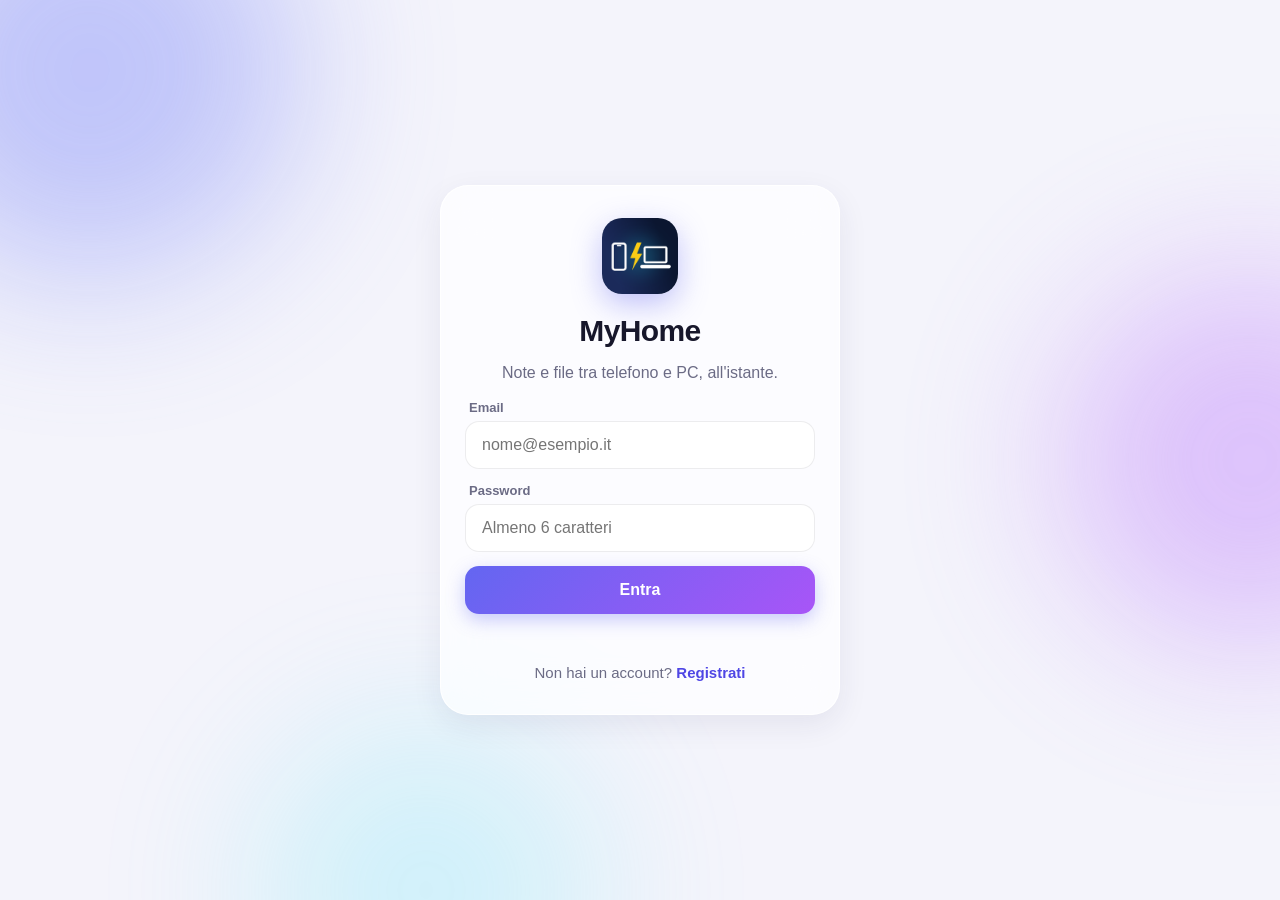
<file: index.html>
<!doctype html>
<html lang="it">
<head>
  <meta charset="utf-8">
  <meta name="viewport" content="width=device-width, initial-scale=1, viewport-fit=cover">
  <title>MyHome</title>
  <meta name="description" content="Note e file tra il tuo iPhone e il tuo PC, all'istante.">
  <meta name="theme-color" content="#6366f1">
  <meta name="apple-mobile-web-app-capable" content="yes">
  <meta name="mobile-web-app-capable" content="yes">
  <meta name="apple-mobile-web-app-status-bar-style" content="black-translucent">
  <meta name="apple-mobile-web-app-title" content="MyHome">
  <link rel="manifest" href="manifest.webmanifest">
  <link rel="apple-touch-icon" href="icons/apple-touch-icon.png?v=2">
  <link rel="icon" type="image/png" href="icons/favicon.png?v=2">
  <link rel="preconnect" href="https://fonts.googleapis.com">
  <link rel="stylesheet" href="https://fonts.googleapis.com/css2?family=Fraunces:opsz,wght@9..144,600;9..144,700&family=Poppins:wght@500;600;700;800&family=Archivo:wght@400;600;700&family=Archivo+Black&display=swap">
  <link rel="stylesheet" href="styles.css">
  <script>
    // Applica subito lo stile scelto, prima che la pagina si disegni.
    try { var t = localStorage.getItem("myhome-theme"); if (t && t !== "aurora") document.documentElement.dataset.theme = t; } catch (e) {}
  </script>
</head>
<body>
  <div class="bg-blobs" aria-hidden="true"><span></span><span></span><span></span></div>

  <!-- Accesso -->
  <main id="auth" class="auth hidden">
    <div class="auth-card glass">
      <img src="icons/icon-192.png" alt="" class="auth-logo">
      <h1>MyHome</h1>
      <p class="muted">Note e file tra telefono e PC, all'istante.</p>
      <button id="auth-faceid" class="btn primary big faceid-btn hidden" type="button">
        <svg viewBox="0 0 24 24"><path d="M4 8V6a2 2 0 0 1 2-2h2M16 4h2a2 2 0 0 1 2 2v2M20 16v2a2 2 0 0 1-2 2h-2M8 20H6a2 2 0 0 1-2-2v-2M9 9v1.5M15 9v1.5M12 9v4h-1M9.5 16a4 4 0 0 0 5 0"/></svg>
        <span>Entra con Face ID</span>
      </button>
      <form id="auth-form" autocomplete="on">
        <label class="field">
          <span>Email</span>
          <input id="auth-email" type="email" inputmode="email" autocomplete="username" required placeholder="nome@esempio.it">
        </label>
        <label class="field">
          <span>Password</span>
          <input id="auth-password" type="password" autocomplete="current-password" required minlength="6" placeholder="Almeno 6 caratteri">
        </label>
        <button id="auth-submit" class="btn primary big" type="submit">Entra</button>
        <p id="auth-msg" class="auth-msg" role="status"></p>
      </form>
      <button id="auth-toggle" class="link" type="button">Non hai un account? <b>Registrati</b></button>
    </div>
  </main>

  <!-- App -->
  <div id="app" class="app hidden">
    <header class="topbar">
      <div class="brand">
        <img src="icons/icon-192.png" alt="">
        <div>
          <div class="brand-name">MyHome</div>
          <div class="live"><i></i><span id="live-text">Sincronizzato</span></div>
        </div>
      </div>
      <button id="menu-btn" class="icon-btn" aria-label="Menu">
        <svg viewBox="0 0 24 24"><circle cx="12" cy="5" r="2"/><circle cx="12" cy="12" r="2"/><circle cx="12" cy="19" r="2"/></svg>
      </button>
      <div id="menu" class="menu glass hidden">
        <div class="menu-user" id="menu-user"></div>
        <div class="menu-label">Stile</div>
        <div class="themes" id="themes">
          <button class="swatch" data-theme-pick="aurora" title="Aurora" style="--a:#6366f1;--b:#a855f7"><span>Aurora</span></button>
          <button class="swatch" data-theme-pick="notte" title="Notte" style="--a:#22d3ee;--b:#e879f9;--c:#05060a"><span>Notte</span></button>
          <button class="swatch" data-theme-pick="carta" title="Carta" style="--a:#1f1b16;--b:#b08954;--c:#f6f1e7"><span>Carta</span></button>
          <button class="swatch" data-theme-pick="tramonto" title="Tramonto" style="--a:#fb7185;--b:#f59e0b"><span>Tramonto</span></button>
          <button class="swatch" data-theme-pick="oceano" title="Oceano" style="--a:#0ea5e9;--b:#14b8a6"><span>Oceano</span></button>
          <button class="swatch" data-theme-pick="vivace" title="Vivace" style="--a:#3b7ff5;--b:#f39a1f"><span>Vivace</span></button>
          <button class="swatch" data-theme-pick="pastello" title="Pastello" style="--a:#c9bcff;--b:#ffc4d8"><span>Pastello</span></button>
          <button class="swatch" data-theme-pick="pop" title="Pop" style="--a:#ffe14d;--b:#ff5ca8;--c:#111"><span>Pop</span></button>
          <button class="swatch" data-theme-pick="oro" title="Oro" style="--a:#0e0d0b;--b:#d4af37;--c:#1a1814"><span>Oro</span></button>
        </div>
        <button id="lock-toggle" class="menu-item hidden">Attiva sblocco con Face ID</button>
        <button id="push-toggle" class="menu-item">Attiva le notifiche su questo dispositivo</button>
        <button id="share-setup" class="menu-item">Manda file dal tasto Condividi dell'iPhone</button>
        <button id="delete-all" class="menu-item danger">Cancella tutto</button>
        <button id="logout" class="menu-item">Esci</button>
        <div id="menu-ver" class="app-ver menu-ver"></div>
      </div>
    </header>

    <div class="shell">
      <aside class="side">
        <div class="side-add">
          <button id="add-btn" class="btn primary big" type="button">
            <svg viewBox="0 0 24 24"><path d="M12 5v14M5 12h14"/></svg><span>Aggiungi</span>
          </button>
          <div class="drop-hint">oppure trascina qui i file</div>
        </div>
        <input id="file-input" type="file" multiple hidden>

        <div id="uploads" class="uploads"></div>

        <nav class="side-nav tabs" role="tablist" aria-label="Tipo">
          <button class="tab" data-go="home"><span class="ti" data-ico="home"></span><span class="tl">Home</span></button>
          <button class="tab" data-go="calendar"><span class="ti" data-ico="cal"></span><span class="tl">Calendario</span></button>
          <button class="tab" data-go="list" data-filter="all"><span class="ti" data-ico="all"></span><span class="tl">Tutto</span><span class="tc" data-count="all"></span></button>
          <button class="tab" data-go="list" data-filter="note"><span class="ti" data-ico="note"></span><span class="tl">Note</span><span class="tc" data-count="note"></span></button>
          <button class="tab" data-go="list" data-filter="media"><span class="ti" data-ico="media"></span><span class="tl">Foto e video</span><span class="tc" data-count="media"></span></button>
          <button class="tab" data-go="list" data-filter="doc"><span class="ti" data-ico="doc"></span><span class="tl">Documenti</span><span class="tc" data-count="doc"></span></button>
          <button class="tab" data-pdfplus type="button"><span class="ti" data-ico="sign"></span><span class="tl">Pdf plus</span></button>
        </nav>

        <button class="side-label" data-go="folders" type="button">Cartelle</button>
        <div id="folder-bar" class="folders"></div>
      </aside>

      <main class="main">
        <div id="home-hello" class="home-hello">
          <h1 id="hello-title">Ciao</h1>
          <p>Cosa vuoi aprire?</p>
        </div>
        <div class="main-head">
          <button id="folder-back" class="icon-btn back hidden" aria-label="Torna a tutte"><svg viewBox="0 0 24 24"><path d="M15 18l-6-6 6-6"/></svg></button>
          <div class="mh-text">
            <h2 id="main-title" class="mh-title">Tutto</h2>
            <div id="main-sub" class="mh-sub"></div>
          </div>
          <div class="mh-actions">
            <button id="folder-rename" class="btn soft small hidden">Rinomina</button>
            <button id="folder-delete" class="btn soft small danger-soft hidden">Elimina</button>
            <div id="view-toggle" class="view-toggle" role="group" aria-label="Vista">
              <button data-view="grid" aria-label="Vista a schede" title="Vista a schede"><svg viewBox="0 0 24 24"><rect x="4" y="4" width="7" height="7" rx="1.5"/><rect x="13" y="4" width="7" height="7" rx="1.5"/><rect x="4" y="13" width="7" height="7" rx="1.5"/><rect x="13" y="13" width="7" height="7" rx="1.5"/></svg></button>
              <button data-view="list" aria-label="Vista a elenco" title="Vista a elenco"><svg viewBox="0 0 24 24"><path d="M8 6h12M8 12h12M8 18h12M4 6h.01M4 12h.01M4 18h.01"/></svg></button>
            </div>
          </div>
        </div>
        <label class="search">
          <svg viewBox="0 0 24 24"><circle cx="11" cy="11" r="7"/><path d="m20 20-3.5-3.5"/></svg>
          <input id="search" type="search" placeholder="Cerca tra note e file" autocomplete="off">
        </label>

        <section id="home-body" class="home-body">
          <div class="tiles">
            <button class="tile" data-go="list" data-filter="note" style="--c:var(--t-note)">
              <span class="tile-top"><span class="tile-ico" data-ico="note"></span><span class="tile-name">Note</span></span>
              <span class="tile-n"><b data-tile-count="note">0</b> <small data-tile-unit="note">note</small></span>
            </button>
            <button class="tile" data-go="list" data-filter="media" style="--c:var(--t-media)">
              <span class="tile-top"><span class="tile-ico" data-ico="media"></span><span class="tile-name">Foto e video</span></span>
              <span class="tile-n"><b data-tile-count="media">0</b> <small data-tile-unit="media">file</small></span>
            </button>
            <button class="tile" data-go="list" data-filter="doc" style="--c:var(--t-doc)">
              <span class="tile-top"><span class="tile-ico" data-ico="doc"></span><span class="tile-name">Documenti</span></span>
              <span class="tile-n"><b data-tile-count="doc">0</b> <small data-tile-unit="doc">file</small></span>
            </button>
            <button class="tile" data-go="folders" style="--c:var(--t-fold)">
              <span class="tile-top"><span class="tile-ico" data-ico="folder"></span><span class="tile-name">Cartelle</span></span>
              <span class="tile-n"><b data-tile-count="folders">0</b> <small data-tile-unit="folders">cartelle</small></span>
            </button>
          </div>
          <button class="tile tile-cal" data-go="calendar" type="button" style="--c:var(--t-cal)">
            <span class="tc-date"><span id="tc-wd">mer</span><b id="tc-day">28</b></span>
            <span class="tc-main"><span class="tile-name">Calendario</span><span id="tc-sub" class="tc-sub">Niente in programma oggi</span></span>
            <span class="tc-next" id="tc-next"></span>
          </button>
          <button class="tile tile-cal tile-pdf" data-pdfplus type="button" style="--c:var(--t-pdf)">
            <span class="tc-date tp-ico" data-ico="sign"></span>
            <span class="tc-main"><span class="tile-name">Pdf plus</span><span class="tc-sub">Firma, annota e stampa PDF, Word ed Excel</span></span>
          </button>

          <div id="clip" class="clip">
            <div class="clip-head">
              <span class="clip-ico" data-ico="clip"></span>
              <div class="clip-h"><h2>Appunti condivisi</h2><div id="clip-meta" class="clip-meta">Scrivi o incolla un testo e tocca <b>Manda</b>: lo ritrovi sull'altro dispositivo.</div></div>
            </div>
            <div id="clip-text" class="clip-text hidden"></div>
            <textarea id="clip-input" class="clip-input" rows="1" placeholder="Scrivi o incolla qui…"></textarea>
            <div class="clip-actions">
              <button id="clip-send" class="btn primary small" type="button">Manda</button>
              <button id="clip-copy" class="btn soft small" type="button" disabled>Copia</button>
            </div>
          </div>
          <div id="fav-block" class="recent hidden">
            <div class="recent-head"><h2>Preferiti</h2></div>
            <div id="favs" class="list as-list"></div>
          </div>
          <div class="recent">
            <div class="recent-head"><h2>Ultimi arrivati</h2><button class="link-btn" data-go="list" data-filter="all" type="button">Vedi tutto</button></div>
            <div id="recent" class="list as-list"></div>
            <div id="recent-empty" class="recent-empty hidden">Qui vedrai le ultime note e gli ultimi file, da qualsiasi dispositivo. Tocca <b>+</b> per iniziare.</div>
          </div>
          <p id="home-ver" class="app-ver"></p>
        </section>

        <section id="cal" class="cal hidden">
          <div class="cal-box">
            <div class="cal-head">
              <button id="cal-prev" class="icon-btn cal-nav" type="button" aria-label="Mese prima"><svg viewBox="0 0 24 24"><path d="M15 18l-6-6 6-6"/></svg></button>
              <h3 id="cal-month">Ottobre 2026</h3>
              <button id="cal-next" class="icon-btn cal-nav" type="button" aria-label="Mese dopo"><svg viewBox="0 0 24 24"><path d="M9 6l6 6-6 6"/></svg></button>
              <button id="cal-today" class="btn soft small" type="button">Oggi</button>
            </div>
            <div class="cal-wd"><span>Lun</span><span>Mar</span><span>Mer</span><span>Gio</span><span>Ven</span><span>Sab</span><span>Dom</span></div>
            <div id="cal-grid" class="cal-grid"></div>
            <div class="cal-legend"><span><i class="dot n"></i>Note</span><span><i class="dot r"></i>Promemoria</span></div>
          </div>
          <div class="cal-day">
            <div class="cal-day-head">
              <div><h3 id="cal-day-title">Oggi</h3><div id="cal-day-sub" class="mh-sub"></div></div>
              <div class="cal-day-add">
                <button id="cal-add-note" class="btn soft small" type="button">+ Nota</button>
                <button id="cal-add-rem" class="btn primary small" type="button">+ Promemoria</button>
              </div>
            </div>
            <div id="cal-list" class="list as-list"></div>
            <div id="cal-empty" class="recent-empty hidden">Niente per questo giorno. Aggiungi una nota o un promemoria.</div>
          </div>
        </section>

        <div id="folder-grid" class="folder-grid hidden"></div>
        <section id="list" class="list"></section>
        <div id="empty" class="empty hidden">
          <div class="empty-art">✨</div>
          <p><b id="empty-title">Ancora niente qui.</b></p>
          <p id="empty-text" class="muted">Scrivi una nota o carica un file: comparirà subito su tutti i tuoi dispositivi.</p>
        </div>
      </main>
    </div>
  </div>

  <button id="fab" class="fab" type="button" aria-label="Aggiungi"><svg viewBox="0 0 24 24"><path d="M12 5v14M5 12h14"/></svg></button>

  <!-- Cosa vuoi aggiungere? -->
  <dialog id="add-sheet" class="sheet">
    <div class="sheet-card">
      <div class="sheet-grip"></div>
      <h2>Aggiungi</h2>
      <p id="add-where" class="muted sheet-where"></p>
      <div class="sheet-opts">
        <button class="sheet-opt" data-add="note" type="button" style="--c:var(--t-note)"><span class="so-ico" data-ico="note"></span><span><b>Scrivi una nota</b><small>Testo o lista con le spunte</small></span></button>
        <button class="sheet-opt" data-add="remind" type="button" style="--c:var(--t-remind)"><span class="so-ico" data-ico="bell"></span><span><b>Promemoria</b><small>Ti avvisa con una notifica</small></span></button>
        <button class="sheet-opt" data-add="media" type="button" style="--c:var(--t-media)"><span class="so-ico" data-ico="media"></span><span><b>Foto o video</b><small>Dalla galleria o dalla fotocamera</small></span></button>
        <button class="sheet-opt" data-add="doc" type="button" style="--c:var(--t-doc)"><span class="so-ico" data-ico="doc"></span><span><b>Documento</b><small>Word, Excel, PDF e altri file</small></span></button>
        <button class="sheet-opt" data-add="folder" type="button" style="--c:var(--t-fold)"><span class="so-ico" data-ico="folder"></span><span><b>Nuova cartella</b><small>Per tenere tutto in ordine</small></span></button>
      </div>
      <button id="add-cancel" class="link" type="button">Annulla</button>
    </div>
  </dialog>

  <!-- Nuova nota -->
  <dialog id="note-dlg" class="sheet">
    <div class="sheet-card note-card">
      <div class="note-card-head">
        <button id="note-cancel" class="btn soft nb" type="button" aria-label="Annulla"><svg viewBox="0 0 24 24"><path d="M6 6l12 12M18 6 6 18"/></svg><span>Annulla</span></button>
        <h2 id="note-dlg-title">Nuova nota</h2>
        <button id="note-save" class="btn primary nb" type="button" disabled><svg viewBox="0 0 24 24"><path d="m5 12 5 5L20 7"/></svg><span>Salva</span></button>
      </div>
      <div id="note-mode" class="note-mode" role="group" aria-label="Tipo di nota">
        <button type="button" data-mode="text" class="on">Testo</button>
        <button type="button" data-mode="list">Lista con le spunte</button>
      </div>
      <label class="note-remind">
        <span class="nr-ico" data-ico="bell"></span><span class="nr-l">Ricordamelo</span>
        <input id="note-remind" type="datetime-local">
        <button id="note-remind-clear" class="nr-x hidden" type="button" aria-label="Togli il promemoria">×</button>
      </label>
      <textarea id="note-input" rows="7" placeholder="Scrivi una nota…"></textarea>
    </div>
  </dialog>

  <!-- Promemoria di una nota -->
  <dialog id="rm-dlg" class="fid-dlg">
    <form id="rm-form" class="fid-card" method="dialog">
      <h2>Promemoria</h2>
      <p class="muted">Ti arriva una notifica su iPhone e PC all'ora che scegli.</p>
      <div class="rm-quick">
        <button type="button" data-q="1h">Tra 1 ora</button>
        <button type="button" data-q="sera">Stasera alle 20</button>
        <button type="button" data-q="domani">Domani alle 9</button>
      </div>
      <label class="field"><span>Giorno e ora</span><input id="rm-input" type="datetime-local" required></label>
      <button id="rm-save" class="btn primary big" type="submit">Salva promemoria</button>
      <button id="rm-clear" class="btn soft big danger-soft hidden" type="button">Togli il promemoria</button>
      <button id="rm-cancel" class="link" type="button">Annulla</button>
    </form>
  </dialog>

  <!-- Salva un file in una cartella dell'iPhone (app File) -->
  <dialog id="save-dlg" class="fid-dlg">
    <div class="fid-card">
      <h2>Salva sull'iPhone</h2>
      <p id="save-name" class="save-name"></p>
      <ol class="save-steps">
        <li>Tocca <b>Scegli la cartella</b></li>
        <li>Nel menu che si apre tocca <b>Salva su File</b></li>
        <li>Scegli la cartella che vuoi e tocca <b>Salva</b></li>
      </ol>
      <button id="save-go" class="btn primary big" type="button" disabled><span class="spinner"></span>Preparo il file…</button>
      <button id="save-cancel" class="link" type="button">Annulla</button>
    </div>
  </dialog>

  <!-- Tasto Condividi dell'iPhone -->
  <dialog id="sh-dlg" class="fid-dlg sh-dlg">
    <div class="fid-card sh-card">
      <h2>Manda a MyHome dal tasto Condividi</h2>
      <p class="muted">Da Foto, WhatsApp, File o Safari tocchi Condividi, scegli <b>Manda a MyHome</b> e arriva subito anche sul PC. Si prepara una volta sola, in 2 minuti, con l'app <b>Comandi</b> dell'iPhone.</p>
      <div class="sh-link">
        <div class="sh-l">Il tuo indirizzo personale</div>
        <code id="sh-url">…</code>
        <button id="sh-copy" class="btn primary" type="button">Copia indirizzo</button>
      </div>
      <ol class="sh-steps">
        <li>Apri l'app <b>Comandi</b> e tocca <b>+</b> in alto a destra.</li>
        <li>Tocca il nome in alto e chiamalo <b>Manda a MyHome</b>.</li>
        <li>Tocca <b>Cerca azioni</b>, scrivi <b>URL</b> e scegli <b>Ottieni contenuti dell'URL</b>.</li>
        <li>Tocca la parola <b>URL</b> e incolla l'indirizzo che hai copiato.</li>
        <li>Tocca la freccia <b>›</b> accanto: <b>Metodo</b> → <b>POST</b>; <b>Corpo richiesta</b> → <b>Modulo</b>.</li>
        <li>Tocca <b>Aggiungi nuovo campo</b> → <b>File</b>. Come chiave scrivi <b>file</b>; come valore tocca e scegli <b>Input comando rapido</b>.</li>
        <li>Tocca la <b>ⓘ</b> in basso (o il nome in alto → Dettagli) e attiva <b>Mostra nel foglio di condivisione</b>. Fatto.</li>
      </ol>
      <p class="muted sh-tip">Prova: apri una foto, tocca Condividi e scegli Manda a MyHome. Funziona anche con PDF, Word, Excel, link e testi.</p>
      <button id="sh-new" class="link" type="button">Cambia codice (il vecchio comando smette di funzionare)</button>
      <button id="sh-close" class="btn soft big" type="button">Chiudi</button>
    </div>
  </dialog>

  <!-- Blocco con Face ID -->
  <div id="lock" class="lock hidden">
    <div class="lock-card">
      <img src="icons/icon-192.png?v=2" alt="" class="auth-logo">
      <h1>MyHome</h1>
      <p class="muted">L'app è bloccata.</p>
      <button id="lock-unlock" class="btn primary big">
        <svg viewBox="0 0 24 24"><path d="M4 8V6a2 2 0 0 1 2-2h2M16 4h2a2 2 0 0 1 2 2v2M20 16v2a2 2 0 0 1-2 2h-2M8 20H6a2 2 0 0 1-2-2v-2M9 9v1.5M15 9v1.5M12 9v4h-1M9.5 16a4 4 0 0 0 5 0"/></svg>
        <span>Sblocca con Face ID</span>
      </button>
      <p id="lock-msg" class="auth-msg" role="status"></p>
      <button id="lock-logout" class="link" type="button">Non funziona? <b>Entra con la password</b></button>
    </div>
  </div>

  <!-- Nuova cartella / rinomina -->
  <dialog id="fn-dlg" class="fid-dlg">
    <form id="fn-form" class="fid-card" method="dialog">
      <h2 id="fn-title">Nuova cartella</h2>
      <label class="field">
        <span>Nome</span>
        <input id="fn-input" type="text" maxlength="60" placeholder="Es. Casa, Lavoro, Viaggi" autocomplete="off" required>
      </label>
      <div id="fn-colors" class="fn-colors"></div>
      <button id="fn-save" class="btn primary big" type="submit">Crea</button>
      <button id="fn-cancel" class="link" type="button">Annulla</button>
    </form>
  </dialog>

  <!-- Sposta in una cartella -->
  <dialog id="mv-dlg" class="fid-dlg">
    <div class="fid-card">
      <h2>Sposta in…</h2>
      <div id="mv-list" class="mv-list"></div>
      <button id="mv-cancel" class="link" type="button">Annulla</button>
    </div>
  </dialog>

  <!-- Attivazione Face ID -->
  <dialog id="fid-dlg" class="fid-dlg">
    <div class="fid-card">
      <img src="icons/icon-192.png?v=2" alt="" class="auth-logo">
      <h2 id="fid-title">Entra con Face ID</h2>
      <p class="muted">Conferma la tua password una volta sola. Poi per entrare ti basterà guardare il telefono.</p>
      <label class="field">
        <span>Password</span>
        <input id="fid-password" type="password" autocomplete="current-password" placeholder="La tua password">
      </label>
      <button id="fid-go" class="btn primary big" type="button">
        <svg viewBox="0 0 24 24"><path d="M4 8V6a2 2 0 0 1 2-2h2M16 4h2a2 2 0 0 1 2 2v2M20 16v2a2 2 0 0 1-2 2h-2M8 20H6a2 2 0 0 1-2-2v-2M9 9v1.5M15 9v1.5M12 9v4h-1M9.5 16a4 4 0 0 0 5 0"/></svg>
        <span>Attiva Face ID</span>
      </button>
      <p id="fid-msg" class="auth-msg" role="status"></p>
      <button id="fid-cancel" class="link" type="button">Non ora</button>
    </div>
  </dialog>

  <div id="dropzone" class="dropzone hidden"><div>Rilascia per caricare</div></div>
  <div id="toast" class="toast" role="status"></div>

  <dialog id="viewer" class="viewer">
    <div class="viewer-bar">
      <button id="viewer-close" class="v-btn v-close" type="button" aria-label="Chiudi"><svg viewBox="0 0 24 24"><path d="M6 6l12 12M18 6 6 18"/></svg></button>
      <span id="viewer-title"></span>
    </div>
    <div id="viewer-body" class="viewer-body"></div>
    <div class="viewer-foot">
      <a id="viewer-download" class="v-btn v-wide" href="#"><svg viewBox="0 0 24 24"><path d="M12 4v12m0 0-4.5-4.5M12 16l4.5-4.5M4 20h16"/></svg><span>Scarica</span></a>
      <button id="viewer-share" class="v-btn v-wide hidden" type="button"><svg viewBox="0 0 24 24"><path d="M12 3v12m0-12L8 7m4-4 4 4M5 12v7a2 2 0 0 0 2 2h10a2 2 0 0 0 2-2v-7"/></svg><span>Salva</span></button>
      <button id="viewer-close2" class="v-btn v-wide" type="button"><svg viewBox="0 0 24 24"><path d="M6 6l12 12M18 6 6 18"/></svg><span>Chiudi</span></button>
    </div>
  </dialog>

  <script src="vendor/supabase.js"></script>
  <script src="config.js"></script>
  <script src="app.js"></script>
</body>
</html>
</file>
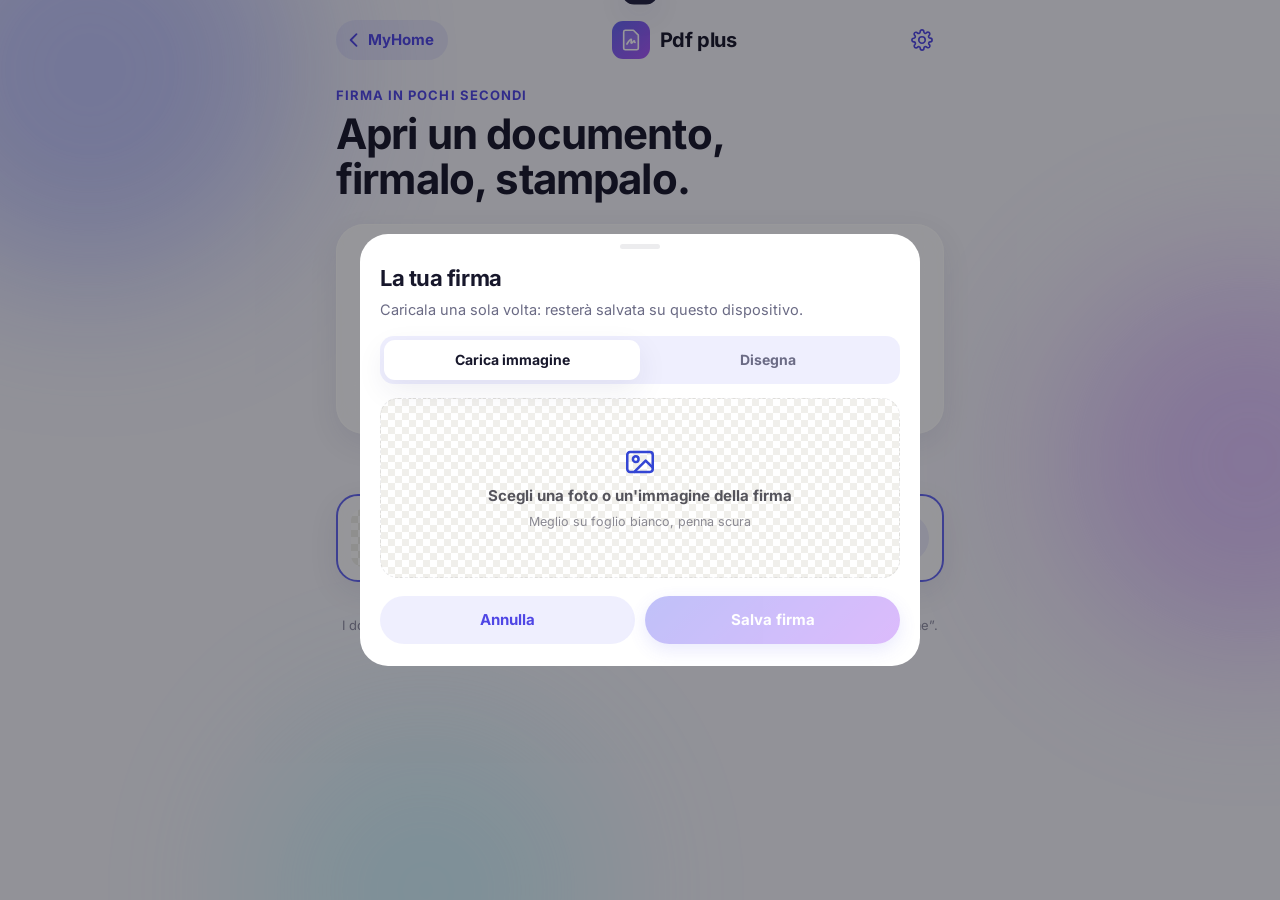
<file: pdfplus/index.html>
<!doctype html>
<html lang="it">
<head>
  <meta charset="utf-8">
  <meta name="viewport" content="width=device-width, initial-scale=1, viewport-fit=cover">
  <title>Pdf plus · MyHome</title>
  <meta name="description" content="Firma, annota e stampa documenti PDF, Word ed Excel.">
  <link rel="icon" href="icons/icon.svg" type="image/svg+xml">
  <link rel="stylesheet" href="https://fonts.googleapis.com/css2?family=Fraunces:opsz,wght@9..144,600;9..144,700&family=Poppins:wght@500;600;700;800&family=Archivo:wght@400;600;700&family=Archivo+Black&display=swap">
  <link rel="stylesheet" href="styles.css">
  <link rel="stylesheet" href="theme.css">
  <script>
    // Stesso stile scelto in MyHome
    try { var t = localStorage.getItem("myhome-theme"); if (t && t !== "aurora") document.documentElement.dataset.theme = t; } catch (e) {}
  </script>
</head>
<body>
<div class="bg-blobs" aria-hidden="true"><span></span><span></span><span></span></div>

<!-- ============ HOME ============ -->
<main id="home" class="screen is-active" aria-labelledby="home-title">
  <header class="home-head">
    <button class="mh-back" id="btn-myhome" type="button" aria-label="Torna a MyHome">
      <svg viewBox="0 0 24 24"><path d="M15 5 8 12l7 7"/></svg><span>MyHome</span>
    </button>
    <div class="brand">
      <span class="brand-mark" aria-hidden="true">
        <svg viewBox="0 0 32 32"><path d="M9 4h10l6 6v16a2 2 0 0 1-2 2H9a2 2 0 0 1-2-2V6a2 2 0 0 1 2-2Z" fill="currentColor" opacity=".16"/><path d="M9 4h10l6 6v16a2 2 0 0 1-2 2H9a2 2 0 0 1-2-2V6a2 2 0 0 1 2-2Z" fill="none" stroke="currentColor" stroke-width="2" stroke-linejoin="round"/><path d="M11 21c2-3 3.5-6 5-6s-1 5 .5 5 2.5-3 3.5-3 0 2 1 2" fill="none" stroke="currentColor" stroke-width="2" stroke-linecap="round" stroke-linejoin="round"/></svg>
      </span>
      <h1 id="home-title">Pdf plus</h1>
    </div>
    <button class="icon-btn" id="btn-settings" aria-label="Impostazioni firma">
      <svg viewBox="0 0 24 24"><path d="M12 15.5a3.5 3.5 0 1 0 0-7 3.5 3.5 0 0 0 0 7Z"/><path d="M19.4 15a1.7 1.7 0 0 0 .3 1.8l.1.1a2 2 0 1 1-2.8 2.8l-.1-.1a1.7 1.7 0 0 0-1.8-.3 1.7 1.7 0 0 0-1 1.5V21a2 2 0 1 1-4 0v-.1a1.7 1.7 0 0 0-1.1-1.5 1.7 1.7 0 0 0-1.8.3l-.1.1a2 2 0 1 1-2.8-2.8l.1-.1a1.7 1.7 0 0 0 .3-1.8 1.7 1.7 0 0 0-1.5-1H3a2 2 0 1 1 0-4h.1a1.7 1.7 0 0 0 1.5-1.1 1.7 1.7 0 0 0-.3-1.8l-.1-.1a2 2 0 1 1 2.8-2.8l.1.1a1.7 1.7 0 0 0 1.8.3H9a1.7 1.7 0 0 0 1-1.5V3a2 2 0 1 1 4 0v.1a1.7 1.7 0 0 0 1 1.5 1.7 1.7 0 0 0 1.8-.3l.1-.1a2 2 0 1 1 2.8 2.8l-.1.1a1.7 1.7 0 0 0-.3 1.8V9a1.7 1.7 0 0 0 1.5 1H21a2 2 0 1 1 0 4h-.1a1.7 1.7 0 0 0-1.5 1Z"/></svg>
    </button>
  </header>

  <section class="hero">
    <p class="hero-kicker">Firma in pochi secondi</p>
    <h2 class="hero-title">Apri un documento,<br>firmalo, stampalo.</h2>
    <label class="drop" id="drop">
      <input type="file" id="file-input" accept=".pdf,.docx,.xlsx,application/pdf,application/vnd.openxmlformats-officedocument.wordprocessingml.document,application/vnd.openxmlformats-officedocument.spreadsheetml.sheet" hidden>
      <span class="drop-icon" aria-hidden="true">
        <svg viewBox="0 0 24 24"><path d="M12 16V4m0 0-4.5 4.5M12 4l4.5 4.5"/><path d="M4 15v3a2 2 0 0 0 2 2h12a2 2 0 0 0 2-2v-3"/></svg>
      </span>
      <span class="drop-main">Apri documento</span>
      <span class="drop-sub">PDF, Word o Excel<span class="desktop-only"> · oppure trascinalo qui</span></span>
    </label>
    <div class="formats" aria-hidden="true">
      <span class="fmt fmt-pdf">PDF</span><span class="fmt fmt-docx">DOCX</span><span class="fmt fmt-xlsx">XLSX</span>
    </div>
  </section>

  <section class="sig-card" id="sig-card" aria-label="La tua firma">
    <div class="sig-card-preview checker" id="sig-card-preview"></div>
    <div class="sig-card-body">
      <h3 id="sig-card-title">La tua firma</h3>
      <p id="sig-card-text">Salvata su questo dispositivo, pronta per ogni documento.</p>
    </div>
    <button class="btn btn-ghost" id="btn-sig-edit">Modifica</button>
  </section>

  <section class="recent" id="recent" hidden>
    <div class="section-head">
      <h3>Recenti</h3>
    </div>
    <ul class="recent-list" id="recent-list"></ul>
  </section>

  <footer class="home-foot" id="home-foot">I documenti restano su questo dispositivo. Vanno in MyHome solo se scegli “Salva in MyHome”.</footer>
</main>

<!-- ============ EDITOR ============ -->
<section id="editor" class="screen" aria-label="Editor documento">
  <header class="ed-bar">
    <button class="icon-btn" id="btn-back" aria-label="Indietro">
      <svg viewBox="0 0 24 24"><path d="M15 5 8 12l7 7"/></svg>
    </button>
    <div class="ed-title">
      <span class="ed-badge" id="ed-badge">PDF</span>
      <span class="ed-name" id="ed-name">Documento</span>
    </div>
    <div class="ed-actions">
      <button class="icon-btn" id="btn-preview" aria-label="Anteprima" aria-pressed="false" title="Anteprima">
        <svg viewBox="0 0 24 24"><path d="M2 12s3.6-7 10-7 10 7 10 7-3.6 7-10 7S2 12 2 12Z"/><circle cx="12" cy="12" r="3"/></svg>
      </button>
      <button class="icon-btn" id="btn-print" aria-label="Stampa" title="Stampa">
        <svg viewBox="0 0 24 24"><path d="M7 9V3h10v6"/><rect x="3" y="9" width="18" height="8" rx="2"/><path d="M7 14h10v7H7z"/></svg>
      </button>
      <button class="btn btn-primary btn-sm" id="btn-save">Salva</button>
    </div>
  </header>

  <div class="ed-stage" id="stage">
    <div class="pages" id="pages"></div>
  </div>

  <div class="zoom" aria-label="Zoom">
    <button class="zoom-btn" id="zoom-out" aria-label="Riduci zoom">−</button>
    <button class="zoom-val" id="zoom-fit" aria-label="Adatta alla larghezza">100%</button>
    <button class="zoom-btn" id="zoom-in" aria-label="Aumenta zoom">+</button>
  </div>

  <!-- Contextual panel for the selected element -->
  <div class="props" id="props" hidden>
    <div class="props-row" id="props-text">
      <div class="font-strip" id="font-strip" role="listbox" aria-label="Carattere"></div>
    </div>
    <div class="props-row" id="props-date" hidden>
      <div class="chip-strip" id="date-strip" role="listbox" aria-label="Formato data"></div>
    </div>
    <div class="props-row props-main">
      <div class="stepper" aria-label="Dimensione">
        <button class="step" id="size-down" aria-label="Più piccolo">
          <svg viewBox="0 0 24 24"><path d="M6 12h12"/></svg>
        </button>
        <span class="step-val" id="size-val">100%</span>
        <button class="step" id="size-up" aria-label="Più grande">
          <svg viewBox="0 0 24 24"><path d="M12 6v12M6 12h12"/></svg>
        </button>
      </div>
      <div class="swatches" id="swatches" aria-label="Colore"></div>
      <button class="tool-btn" id="btn-bold" aria-label="Grassetto" aria-pressed="false"><b>B</b></button>
      <button class="tool-btn" id="btn-edit-text" aria-label="Modifica testo">
        <svg viewBox="0 0 24 24"><path d="M4 20h4L19 9l-4-4L4 16v4Z"/><path d="m13.5 6.5 4 4"/></svg>
      </button>
      <button class="tool-btn" id="btn-dup" aria-label="Duplica">
        <svg viewBox="0 0 24 24"><rect x="8" y="8" width="12" height="12" rx="2"/><path d="M16 8V6a2 2 0 0 0-2-2H6a2 2 0 0 0-2 2v8a2 2 0 0 0 2 2h2"/></svg>
      </button>
      <button class="tool-btn danger" id="btn-del" aria-label="Elimina">
        <svg viewBox="0 0 24 24"><path d="M4 7h16M10 11v6M14 11v6M6 7l1 13h10l1-13M9 7V4h6v3"/></svg>
      </button>
    </div>
  </div>

  <nav class="dock" aria-label="Aggiungi">
    <button class="dock-btn" id="add-sig">
      <svg viewBox="0 0 24 24"><path d="M3 17c3-4 5-9 7-9s-1.5 8 1 8 3.5-4 5-4-.5 3 1 3 2-1 4-1"/><path d="M3 21h18"/></svg>
      <span>Firma</span>
    </button>
    <button class="dock-btn" id="add-date">
      <svg viewBox="0 0 24 24"><rect x="3" y="5" width="18" height="16" rx="2"/><path d="M3 10h18M8 3v4M16 3v4"/></svg>
      <span>Data</span>
    </button>
    <button class="dock-btn" id="add-text">
      <svg viewBox="0 0 24 24"><path d="M5 6V4h14v2M12 4v16M9 20h6"/></svg>
      <span>Testo</span>
    </button>
  </nav>
</section>

<!-- ============ SIGNATURE SHEET ============ -->
<div class="sheet-backdrop" id="sig-sheet" hidden>
  <div class="sheet" role="dialog" aria-modal="true" aria-labelledby="sig-sheet-title">
    <div class="sheet-grip" aria-hidden="true"></div>
    <h2 id="sig-sheet-title">La tua firma</h2>
    <p class="sheet-sub" id="sig-sheet-sub">Caricala una sola volta: resterà salvata su questo dispositivo.</p>

    <div class="seg" role="tablist">
      <button class="seg-btn is-on" role="tab" id="tab-upload" aria-selected="true">Carica immagine</button>
      <button class="seg-btn" role="tab" id="tab-draw" aria-selected="false">Disegna</button>
    </div>

    <div class="sig-pane" id="pane-upload">
      <label class="sig-drop checker" id="sig-drop">
        <input type="file" id="sig-input" accept="image/*" hidden>
        <img id="sig-preview" alt="Anteprima firma" hidden>
        <span class="sig-drop-hint" id="sig-drop-hint">
          <svg viewBox="0 0 24 24" aria-hidden="true"><rect x="3" y="5" width="18" height="14" rx="2"/><circle cx="9" cy="10" r="2"/><path d="m21 16-5-5-8 8"/></svg>
          Scegli una foto o un'immagine della firma
          <small>Meglio su foglio bianco, penna scura</small>
        </span>
      </label>
      <div class="sig-tune" id="sig-tune" hidden>
        <label class="slider-row">
          <span>Pulizia sfondo</span>
          <input type="range" id="sig-threshold" min="120" max="245" value="200">
        </label>
        <div class="ink-row">
          <span>Inchiostro</span>
          <div class="ink-opts" id="ink-opts">
            <button class="ink is-on" data-ink="original" aria-label="Originale"><i style="background:linear-gradient(135deg,#333,#2a4a9a)"></i></button>
            <button class="ink" data-ink="#111111" aria-label="Nero"><i style="background:#111"></i></button>
            <button class="ink" data-ink="#1a3a9c" aria-label="Blu"><i style="background:#1a3a9c"></i></button>
          </div>
        </div>
      </div>
    </div>

    <div class="sig-pane" id="pane-draw" hidden>
      <div class="pad-wrap">
        <canvas id="sig-pad" aria-label="Area per disegnare la firma"></canvas>
        <span class="pad-line" aria-hidden="true"></span>
        <button class="btn btn-ghost btn-sm pad-clear" id="pad-clear">Cancella</button>
      </div>
    </div>

    <div class="sheet-actions">
      <button class="btn btn-ghost" id="sig-cancel">Annulla</button>
      <button class="btn btn-primary" id="sig-save" disabled>Salva firma</button>
    </div>
  </div>
</div>

<!-- ============ SAVE SHEET ============ -->
<div class="sheet-backdrop" id="save-sheet" hidden>
  <div class="sheet" role="dialog" aria-modal="true" aria-labelledby="save-title">
    <div class="sheet-grip" aria-hidden="true"></div>
    <h2 id="save-title">Salva documento</h2>
    <div class="save-opts">
      <button class="save-opt" id="save-orig">
        <span class="fmt" id="save-orig-badge">PDF</span>
        <span class="save-opt-text"><b id="save-orig-label">Formato originale</b><small id="save-orig-sub">Stesso tipo di file che hai aperto</small></span>
      </button>
      <button class="save-opt" id="save-pdf">
        <span class="fmt fmt-pdf">PDF</span>
        <span class="save-opt-text"><b>Come PDF</b><small>Ideale da inviare o archiviare</small></span>
      </button>
    </div>
    <div class="sheet-actions">
      <button class="btn btn-ghost" id="save-cancel">Annulla</button>
    </div>
  </div>
</div>

<!-- ============ READY SHEET (iPhone: share/print needs a fresh tap) ============ -->
<div class="sheet-backdrop" id="ready-sheet" hidden>
  <div class="sheet" role="dialog" aria-modal="true" aria-labelledby="ready-title">
    <div class="sheet-grip" aria-hidden="true"></div>
    <div class="ready-icon" aria-hidden="true"><svg viewBox="0 0 24 24"><path d="m5 12.5 4.5 4.5L19 7.5"/></svg></div>
    <h2 id="ready-title">Documento pronto</h2>
    <p class="sheet-sub" id="ready-sub"></p>
    <div class="ready-actions">
      <button class="btn btn-primary" id="ready-go">Continua</button>
      <button class="btn btn-ghost" id="ready-alt" hidden>Altro</button>
      <button class="btn btn-ghost" id="ready-cancel">Chiudi</button>
    </div>
  </div>
</div>

<div class="busy" id="busy" hidden><div class="busy-card"><span class="spinner"></span><span id="busy-text">Attendere…</span></div></div>
<div class="toast" id="toast" role="status" aria-live="polite"></div>
<div id="print-area" aria-hidden="true"></div>
<div id="render-sandbox" aria-hidden="true"></div>

<script src="vendor/pdf.min.js"></script>
<script src="vendor/pdf-lib.min.js"></script>
<script src="vendor/fontkit.umd.min.js"></script>
<script src="vendor/jszip.min.js"></script>
<script src="vendor/docx-preview.min.js"></script>
<script src="vendor/xlsx.full.min.js"></script>
<script src="vendor/html2canvas.min.js"></script>
<script src="../vendor/supabase.js"></script>
<script src="../config.js"></script>
<script type="module" src="js/app.js"></script>
</body>
</html>
</file>
<file: styles.css>
:root {
  --bg: #f4f4fb;
  --text: #17172b;
  --muted: #6b6b85;
  --glass: rgba(255, 255, 255, 0.72);
  --glass-border: rgba(255, 255, 255, 0.9);
  --card: #ffffff;
  --line: rgba(23, 23, 43, 0.08);
  --primary: #6366f1;
  --primary-2: #a855f7;
  --soft: rgba(99, 102, 241, 0.1);
  --soft-text: #4f46e5;
  --danger: #e11d48;
  --ok: #10b981;
  --shadow: 0 10px 30px rgba(40, 40, 90, 0.08);
  --radius: 22px;
  color-scheme: light;
}
@media (prefers-color-scheme: dark) {
  :root {
    --bg: #0d0e1c;
    --text: #f1f1fa;
    --muted: #9a9ab8;
    --glass: rgba(28, 29, 52, 0.7);
    --glass-border: rgba(255, 255, 255, 0.07);
    --card: #191a31;
    --line: rgba(255, 255, 255, 0.07);
    --soft: rgba(129, 140, 248, 0.14);
    --soft-text: #a5b4fc;
    --shadow: 0 10px 30px rgba(0, 0, 0, 0.35);
    color-scheme: dark;
  }
}

* { box-sizing: border-box; -webkit-tap-highlight-color: transparent; }
html, body { margin: 0; min-height: 100%; }
body {
  font-family: -apple-system, BlinkMacSystemFont, "SF Pro Text", "Segoe UI", Roboto, Inter, sans-serif;
  background: var(--bg);
  color: var(--text);
  -webkit-font-smoothing: antialiased;
  overflow-x: hidden;
}
.hidden { display: none !important; }
.muted { color: var(--muted); }
svg { width: 20px; height: 20px; fill: none; stroke: currentColor; stroke-width: 2; stroke-linecap: round; stroke-linejoin: round; }

/* Sfondo morbido */
.bg-blobs { position: fixed; inset: 0; z-index: -1; overflow: hidden; pointer-events: none; }
.bg-blobs span { position: absolute; border-radius: 50%; filter: blur(80px); opacity: 0.45; }
.bg-blobs span:nth-child(1) { width: 420px; height: 420px; background: var(--blob1, #818cf8); top: -140px; left: -120px; }
.bg-blobs span:nth-child(2) { width: 380px; height: 380px; background: var(--blob2, #c084fc); top: 30%; right: -160px; }
.bg-blobs span:nth-child(3) { width: 340px; height: 340px; background: var(--blob3, #67e8f9); bottom: -160px; left: 20%; opacity: 0.25; }

.glass {
  background: var(--glass);
  border: 1px solid var(--glass-border);
  backdrop-filter: blur(24px) saturate(160%);
  -webkit-backdrop-filter: blur(24px) saturate(160%);
  box-shadow: var(--shadow);
}

/* Bottoni */
.btn {
  display: inline-flex; align-items: center; justify-content: center; gap: 8px;
  border: 0; border-radius: 14px; padding: 12px 18px; font: inherit; font-weight: 600; font-size: 15px;
  cursor: pointer; text-decoration: none; white-space: nowrap; transition: transform 0.12s ease, opacity 0.2s ease;
}
.btn:active { transform: scale(0.97); }
.btn:disabled { opacity: 0.45; cursor: default; }
.btn.primary { background: linear-gradient(135deg, var(--primary), var(--primary-2)); color: var(--on-primary, #fff); box-shadow: 0 6px 18px var(--primary-glow, rgba(99, 102, 241, 0.35)); }
.btn.soft { background: var(--soft); color: var(--soft-text); }
.btn.big { width: 100%; padding: 15px; font-size: 16px; }
.btn.small { padding: 8px 12px; font-size: 14px; border-radius: 11px; }
.icon-btn {
  width: 42px; height: 42px; border-radius: 14px; border: 0; background: var(--soft); color: var(--soft-text);
  display: grid; place-items: center; cursor: pointer;
}
.icon-btn svg { fill: currentColor; stroke: none; }
.link { background: none; border: 0; color: var(--muted); font: inherit; font-size: 15px; cursor: pointer; margin-top: 18px; }
.link b { color: var(--soft-text); }

/* Accesso */
.auth { min-height: 100vh; min-height: 100dvh; display: grid; place-items: center; padding: 24px 16px; }
.auth-card { width: 100%; max-width: 400px; border-radius: 28px; padding: 32px 24px; text-align: center; }
.auth-logo { width: 76px; height: 76px; border-radius: 20px; box-shadow: 0 10px 30px rgba(99, 102, 241, 0.4); }
.auth h1, .brand-name { font-family: var(--font-display, inherit); }
.auth h1 { margin: 16px 0 4px; font-size: 30px; letter-spacing: -0.02em; }
.auth form { margin-top: 24px; display: grid; gap: 14px; text-align: left; }
.field span { display: block; font-size: 13px; font-weight: 600; color: var(--muted); margin: 0 0 6px 4px; }
.field input {
  width: 100%; padding: 14px 16px; border-radius: 14px; border: 1px solid var(--line);
  background: var(--card); color: var(--text); font: inherit; font-size: 16px; outline: none;
}
.field input:focus { border-color: var(--primary); box-shadow: 0 0 0 4px var(--soft); }
.auth-msg { min-height: 1.2em; margin: 0; font-size: 14px; text-align: center; color: var(--muted); }
.auth-msg.error { color: var(--danger); }
.auth-msg.ok { color: var(--ok); }

/* App */
.app {
  max-width: 980px; margin: 0 auto;
  padding: calc(env(safe-area-inset-top) + 14px) 16px calc(env(safe-area-inset-bottom) + 40px);
}
.topbar { display: flex; align-items: center; justify-content: space-between; position: relative; margin-bottom: 16px; }
.brand { display: flex; align-items: center; gap: 12px; }
.brand img { width: 42px; height: 42px; border-radius: 12px; }
.brand-name { font-weight: 700; font-size: 20px; letter-spacing: -0.01em; }
.live { display: flex; align-items: center; gap: 6px; font-size: 12px; color: var(--muted); }
.live i { width: 7px; height: 7px; border-radius: 50%; background: var(--ok); box-shadow: 0 0 0 3px rgba(16, 185, 129, 0.2); }
.live.off i { background: #f59e0b; box-shadow: 0 0 0 3px rgba(245, 158, 11, 0.2); }
.menu { position: absolute; right: 0; top: 52px; z-index: 20; border-radius: 18px; padding: 8px; min-width: 220px; }
.menu-user { font-size: 13px; color: var(--muted); padding: 8px 12px 10px; border-bottom: 1px solid var(--line); margin-bottom: 4px; word-break: break-all; }
.menu-item { display: block; width: 100%; text-align: left; padding: 12px; border: 0; background: none; color: var(--text); font: inherit; font-size: 15px; border-radius: 12px; cursor: pointer; }
.menu-item:hover { background: var(--soft); }
.menu-item.danger { color: var(--danger); }

.composer { border-radius: var(--radius); padding: 14px; }
.composer textarea {
  width: 100%; border: 0; outline: none; resize: none; background: transparent; color: var(--text);
  font: inherit; font-size: 17px; line-height: 1.45; padding: 6px 6px 10px; min-height: 70px;
}
.composer-actions { display: flex; gap: 10px; justify-content: space-between; }
.composer-actions .btn { flex: 1; }
.drop-hint { display: none; text-align: center; font-size: 13px; color: var(--muted); margin-top: 10px; }
@media (hover: hover) and (pointer: fine) { .drop-hint { display: block; } }

.uploads { display: grid; gap: 8px; margin-top: 12px; }
.upload-row { display: flex; align-items: center; gap: 12px; padding: 12px 14px; border-radius: 16px; background: var(--card); box-shadow: var(--shadow); font-size: 14px; }
.upload-row .name { flex: 1; overflow: hidden; text-overflow: ellipsis; white-space: nowrap; }
.spinner { width: 18px; height: 18px; border-radius: 50%; border: 2.5px solid var(--soft); border-top-color: var(--primary); animation: spin 0.8s linear infinite; flex-shrink: 0; }
@keyframes spin { to { transform: rotate(360deg); } }

.tabs { display: flex; gap: 8px; margin: 22px 0 14px; overflow-x: auto; scrollbar-width: none; padding-bottom: 2px; }
.tabs::-webkit-scrollbar { display: none; }
.tab { flex-shrink: 0; border: 0; padding: 9px 16px; border-radius: 999px; background: var(--card); color: var(--muted); font: inherit; font-size: 14px; font-weight: 600; cursor: pointer; box-shadow: var(--shadow); }
.tab.active { background: var(--tab-active, var(--text)); color: var(--tab-active-text, var(--bg)); }

.list { display: grid; grid-template-columns: 1fr; gap: 12px; }
@media (min-width: 680px) { .list { grid-template-columns: repeat(2, 1fr); } }
@media (min-width: 940px) { .list { grid-template-columns: repeat(3, 1fr); } }

.card {
  background: var(--card); border-radius: var(--radius); box-shadow: var(--shadow); overflow: hidden;
  display: flex; flex-direction: column; animation: pop 0.35s cubic-bezier(.2,.9,.3,1.2);
}
.card.fresh { box-shadow: 0 0 0 2px var(--primary), var(--shadow); }
@keyframes pop { from { opacity: 0; transform: translateY(8px) scale(0.98); } to { opacity: 1; transform: none; } }
.card-thumb { aspect-ratio: 16 / 10; background: var(--soft); display: grid; place-items: center; cursor: pointer; overflow: hidden; position: relative; }
.card-thumb img, .card-thumb video { width: 100%; height: 100%; object-fit: cover; display: block; }
.card-thumb .play { position: absolute; width: 54px; height: 54px; border-radius: 50%; background: rgba(0,0,0,0.45); display: grid; place-items: center; color: #fff; }
.card-thumb .play svg { width: 24px; height: 24px; fill: #fff; stroke: none; margin-left: 3px; }
.file-badge { width: 64px; height: 76px; border-radius: 14px; display: grid; place-items: center; color: #fff; font-weight: 800; font-size: 14px; letter-spacing: 0.03em; box-shadow: 0 8px 20px rgba(0,0,0,0.15); }
.card-body { padding: 14px 16px 6px; flex: 1; }
.note-text { white-space: pre-wrap; word-break: break-word; font-size: 16px; line-height: 1.5; margin: 0; max-height: 14em; overflow: hidden; }
.note-text[contenteditable="true"] { outline: 2px solid var(--primary); border-radius: 8px; padding: 6px; max-height: none; }
.file-name { font-weight: 600; font-size: 15px; word-break: break-word; }
.meta { font-size: 12px; color: var(--muted); margin-top: 6px; }
.card-actions { display: flex; gap: 6px; padding: 8px 10px 12px; }
.act { flex: 1; display: inline-flex; align-items: center; justify-content: center; gap: 6px; border: 0; background: var(--soft); color: var(--soft-text); border-radius: 12px; padding: 10px 8px; font: inherit; font-size: 13px; font-weight: 600; cursor: pointer; text-decoration: none; }
.act svg { width: 16px; height: 16px; }
.act.del { flex: 0 0 44px; background: rgba(225, 29, 72, 0.1); color: var(--danger); }

.empty { text-align: center; padding: 50px 20px; }
.empty-art { font-size: 44px; }
.empty p { margin: 6px 0; }

.dropzone { position: fixed; inset: 0; z-index: 50; background: rgba(99, 102, 241, 0.2); backdrop-filter: blur(6px); -webkit-backdrop-filter: blur(6px); display: grid; place-items: center; }
.dropzone div { padding: 40px 60px; border: 3px dashed var(--primary); border-radius: 28px; background: var(--card); font-size: 20px; font-weight: 700; color: var(--soft-text); }

.toast {
  position: fixed; left: 50%; bottom: calc(env(safe-area-inset-bottom) + 24px); transform: translate(-50%, 30px);
  background: var(--text); color: var(--bg); padding: 12px 18px; border-radius: 14px; font-size: 14px; font-weight: 600;
  opacity: 0; pointer-events: none; transition: all 0.25s ease; z-index: 60; max-width: calc(100% - 32px);
}
.toast.show { opacity: 1; transform: translate(-50%, 0); }

.viewer { width: min(1000px, 100%); height: min(90vh, 100%); max-width: 100%; max-height: 100%; padding: 0; border: 0; border-radius: 22px; background: var(--card); color: var(--text); }
.viewer::backdrop { background: rgba(5, 5, 15, 0.7); backdrop-filter: blur(4px); }
.viewer[open] { display: flex; flex-direction: column; }
.viewer-bar { display: flex; align-items: center; justify-content: space-between; gap: 10px; padding: 12px 14px; border-bottom: 1px solid var(--line); }
.viewer-bar span { font-weight: 600; overflow: hidden; text-overflow: ellipsis; white-space: nowrap; }
.viewer-bar div { display: flex; gap: 8px; flex-shrink: 0; }
.viewer-body { flex: 1; display: grid; place-items: center; overflow: auto; background: #000; }
.viewer-body img, .viewer-body video { max-width: 100%; max-height: 100%; }
.viewer-body iframe { width: 100%; height: 100%; border: 0; background: #fff; }

/* ================= Temi ================= */
/* Notte: nero profondo con luci neon */
[data-theme="notte"] {
  --bg: #05060a; --text: #f5f7ff; --muted: #8b90a8;
  --glass: rgba(18, 20, 32, 0.66); --glass-border: rgba(255, 255, 255, 0.08);
  --card: rgba(20, 22, 36, 0.92); --line: rgba(255, 255, 255, 0.08);
  --primary: #22d3ee; --primary-2: #e879f9; --primary-glow: rgba(232, 121, 249, 0.35);
  --soft: rgba(34, 211, 238, 0.12); --soft-text: #67e8f9;
  --blob1: #0891b2; --blob2: #c026d3; --blob3: #4f46e5;
  --tab-active: linear-gradient(135deg, #22d3ee, #e879f9); --tab-active-text: #05060a;
  --shadow: 0 12px 34px rgba(0, 0, 0, 0.5);
  color-scheme: dark;
}
/* Carta: elegante, caldo, come un quaderno di lusso */
[data-theme="carta"] {
  --bg: #f6f1e7; --text: #1f1b16; --muted: #857a6a;
  --glass: rgba(255, 252, 245, 0.85); --glass-border: rgba(31, 27, 22, 0.06);
  --card: #fffdf8; --line: rgba(31, 27, 22, 0.1);
  --primary: #1f1b16; --primary-2: #3a3128; --primary-glow: rgba(31, 27, 22, 0.18);
  --soft: rgba(176, 137, 84, 0.13); --soft-text: #8a6232;
  --blob1: #e9d8b8; --blob2: #f2c9a8; --blob3: #d9e4cf;
  --tab-active: #1f1b16; --tab-active-text: #f6f1e7;
  --font-display: "Fraunces", Georgia, "Times New Roman", serif;
  --shadow: 0 8px 24px rgba(80, 60, 30, 0.08);
  color-scheme: light;
}
/* Tramonto: pesca, corallo e oro, caldo e solare */
[data-theme="tramonto"] {
  --bg: #fff4ee; --text: #3b1d1a; --muted: #9a6b62;
  --glass: rgba(255, 255, 255, 0.7); --glass-border: rgba(255, 255, 255, 0.95);
  --card: #ffffff; --line: rgba(59, 29, 26, 0.08);
  --primary: #fb7185; --primary-2: #f59e0b; --primary-glow: rgba(251, 113, 133, 0.4);
  --soft: rgba(251, 113, 133, 0.12); --soft-text: #e11d48;
  --blob1: #fda4af; --blob2: #fdba74; --blob3: #fde68a;
  --tab-active: linear-gradient(135deg, #fb7185, #f59e0b); --tab-active-text: #fff;
  --shadow: 0 10px 30px rgba(190, 80, 60, 0.1);
  color-scheme: light;
}
/* Oceano: verde acqua e blu, fresco e pulito */
[data-theme="oceano"] {
  --bg: #eef8f7; --text: #0b2b33; --muted: #5d7e85;
  --glass: rgba(255, 255, 255, 0.72); --glass-border: rgba(255, 255, 255, 0.95);
  --card: #ffffff; --line: rgba(11, 43, 51, 0.08);
  --primary: #0ea5e9; --primary-2: #14b8a6; --primary-glow: rgba(14, 165, 233, 0.35);
  --soft: rgba(20, 184, 166, 0.12); --soft-text: #0f766e;
  --blob1: #5eead4; --blob2: #7dd3fc; --blob3: #a7f3d0;
  --tab-active: #0b2b33; --tab-active-text: #eef8f7;
  --shadow: 0 10px 30px rgba(20, 80, 90, 0.09);
  color-scheme: light;
}
[data-theme] body, body[data-theme] { background: var(--bg); color: var(--text); }

/* Selettore di stile nel menu */
.menu { min-width: 260px; }
.menu-label { font-size: 12px; font-weight: 700; letter-spacing: 0.06em; text-transform: uppercase; color: var(--muted); padding: 8px 12px 6px; }
.themes { display: grid; grid-template-columns: repeat(5, 1fr); gap: 10px 4px; padding: 0 8px 10px; border-bottom: 1px solid var(--line); margin-bottom: 4px; }
.swatch { border: 0; background: none; padding: 0; cursor: pointer; display: grid; justify-items: center; gap: 4px; color: var(--muted); font: inherit; font-size: 10px; }
.swatch::before {
  content: ""; width: 36px; height: 36px; border-radius: 50%;
  background: linear-gradient(135deg, var(--a) 0 50%, var(--b) 50% 100%);
  box-shadow: inset 0 0 0 3px var(--c, #fff), 0 0 0 1px var(--line);
}
.swatch.active::before { box-shadow: inset 0 0 0 3px var(--c, #fff), 0 0 0 2px var(--text); }
.swatch.active { color: var(--text); font-weight: 700; }
.card-thumb.doc { aspect-ratio: auto; height: 112px; }

/* Vivace: riquadri pieni di colore, come un'app di giochi a quiz */
[data-theme="vivace"] {
  --bg: #f2f5fb; --text: #1b2540; --muted: #6a7593;
  --glass: #ffffff; --glass-border: rgba(27, 37, 64, 0.06);
  --card: #ffffff; --line: rgba(27, 37, 64, 0.08);
  --primary: #3b7ff5; --primary-2: #5b9bff; --primary-glow: rgba(59, 127, 245, 0.4);
  --soft: rgba(59, 127, 245, 0.1); --soft-text: #2563eb;
  --blob1: #dbe7ff; --blob2: #e6efff; --blob3: #fff1dc;
  --tab-active: #3b7ff5; --tab-active-text: #fff;
  --font-display: "Poppins", -apple-system, "Segoe UI", sans-serif;
  --shadow: 0 8px 22px rgba(30, 60, 130, 0.1);
  --radius: 20px;
  color-scheme: light;
}
[data-theme="vivace"] body { font-family: "Poppins", -apple-system, "Segoe UI", sans-serif; }
[data-theme="vivace"] .bg-blobs span { filter: none; opacity: 1; border-radius: 0; }
[data-theme="vivace"] .bg-blobs span:nth-child(1) {
  top: 0; left: 0; width: 100%; height: 230px;
  background: linear-gradient(135deg, #3b7ff5, #6a5cf6);
  clip-path: path("M0 0 H3000 V170 C 2600 230, 2200 120, 1800 170 S 1000 230, 600 170 S 100 140, 0 190 Z");
}
[data-theme="vivace"] .bg-blobs span:nth-child(2), [data-theme="vivace"] .bg-blobs span:nth-child(3) { display: none; }
[data-theme="vivace"] .brand-name { color: #fff; font-weight: 800; }
[data-theme="vivace"] .live { color: rgba(255, 255, 255, 0.85); }
[data-theme="vivace"] .topbar .icon-btn { background: rgba(255, 255, 255, 0.2); color: #fff; }
[data-theme="vivace"] .brand img { box-shadow: 0 0 0 3px rgba(255, 255, 255, 0.5); }
[data-theme="vivace"] .composer { box-shadow: 0 14px 34px rgba(30, 60, 130, 0.16); }
[data-theme="vivace"] .btn { border-radius: 16px; font-weight: 700; }
[data-theme="vivace"] .tab { font-weight: 700; }
/* note e documenti diventano riquadri colorati */
[data-theme="vivace"] .card[data-cat="note"], [data-theme="vivace"] .card[data-cat="doc"] {
  background: linear-gradient(140deg, var(--tile), color-mix(in srgb, var(--tile) 78%, #000));
  color: #fff; position: relative; box-shadow: 0 12px 26px color-mix(in srgb, var(--tile) 35%, transparent);
}
[data-theme="vivace"] .card[data-cat="note"]::after, [data-theme="vivace"] .card[data-cat="doc"]::after {
  content: ""; position: absolute; right: -30px; bottom: -30px; width: 130px; height: 130px; border-radius: 50%;
  background: rgba(255, 255, 255, 0.12); pointer-events: none;
}
[data-theme="vivace"] .card[data-cat="note"] .meta, [data-theme="vivace"] .card[data-cat="doc"] .meta { color: rgba(255, 255, 255, 0.8); }
[data-theme="vivace"] .card[data-cat="note"] .note-text { font-weight: 600; }
[data-theme="vivace"] .card[data-cat="doc"] .card-thumb { background: transparent; }
[data-theme="vivace"] .card[data-cat="doc"] .file-badge { background: rgba(255, 255, 255, 0.22) !important; box-shadow: none; border: 2px solid rgba(255, 255, 255, 0.5); }
[data-theme="vivace"] .card[data-cat="note"] .act, [data-theme="vivace"] .card[data-cat="doc"] .act { background: rgba(255, 255, 255, 0.2); color: #fff; position: relative; z-index: 1; }
[data-theme="vivace"] .card[data-cat="note"] .note-text[contenteditable="true"] { outline-color: #fff; }

/* Pastello: colori tenui e morbidi, riquadri color confetto */
[data-theme="pastello"] {
  --bg: #fbf7f4; --text: #2e2a3a; --muted: #8a8398;
  --glass: rgba(255, 255, 255, 0.8); --glass-border: #fff;
  --card: #ffffff; --line: rgba(46, 42, 58, 0.07);
  --primary: #9b8cf2; --primary-2: #f4a3c4; --primary-glow: rgba(155, 140, 242, 0.35);
  --soft: #f1edff; --soft-text: #6f5fd6;
  --blob1: #e3dbff; --blob2: #ffd9e6; --blob3: #d4f3e6;
  --tab-active: #2e2a3a; --tab-active-text: #fff;
  --shadow: 0 6px 20px rgba(120, 100, 160, 0.08);
  --radius: 26px;
  color-scheme: light;
}
[data-theme="pastello"] .bg-blobs span { opacity: 0.8; }
[data-theme="pastello"] .card[data-cat="note"], [data-theme="pastello"] .card[data-cat="doc"] {
  background: color-mix(in srgb, var(--tile) 16%, #fff);
}
[data-theme="pastello"] .card[data-cat="note"] .act, [data-theme="pastello"] .card[data-cat="doc"] .act {
  background: color-mix(in srgb, var(--tile) 18%, #fff); color: color-mix(in srgb, var(--tile) 75%, #000);
}
[data-theme="pastello"] .card[data-cat="doc"] .card-thumb { background: transparent; }
[data-theme="pastello"] .file-badge { box-shadow: none; }

/* Pop: bordi neri spessi, colori decisi e ombre piene, stile fumetto */
[data-theme="pop"] {
  --bg: #fff6e0; --text: #111111; --muted: #4a4a4a;
  --glass: #ffffff; --glass-border: #111;
  --card: #ffffff; --line: #111;
  --primary: #ff5ca8; --primary-2: #ff5ca8; --primary-glow: transparent; --on-primary: #111;
  --soft: #ffe14d; --soft-text: #111;
  --blob1: transparent; --blob2: transparent; --blob3: transparent;
  --tab-active: #111; --tab-active-text: #ffe14d;
  --font-display: "Archivo Black", "Arial Black", sans-serif;
  --shadow: 4px 4px 0 #111;
  --radius: 16px;
  color-scheme: light;
}
[data-theme="pop"] body { font-family: "Archivo", -apple-system, "Segoe UI", sans-serif; }
[data-theme="pop"] .glass, [data-theme="pop"] .card, [data-theme="pop"] .tab, [data-theme="pop"] .btn,
[data-theme="pop"] .icon-btn, [data-theme="pop"] .act, [data-theme="pop"] .upload-row, [data-theme="pop"] .file-badge {
  border: 2.5px solid #111; backdrop-filter: none; -webkit-backdrop-filter: none;
}
[data-theme="pop"] .btn, [data-theme="pop"] .tab, [data-theme="pop"] .icon-btn { box-shadow: 3px 3px 0 #111; }
[data-theme="pop"] .btn:active, [data-theme="pop"] .act:active { transform: translate(2px, 2px); box-shadow: 1px 1px 0 #111; }
[data-theme="pop"] .card { box-shadow: 5px 5px 0 #111; }
[data-theme="pop"] .card[data-cat="note"], [data-theme="pop"] .card[data-cat="doc"] { background: color-mix(in srgb, var(--tile) 55%, #fff); }
[data-theme="pop"] .card-thumb { border-bottom: 2.5px solid #111; }
[data-theme="pop"] .card[data-cat="doc"] .card-thumb { background: transparent; border-bottom: 0; }
[data-theme="pop"] .act { background: #fff; color: #111; }
[data-theme="pop"] .act.del { background: #ff6b6b; color: #111; }
[data-theme="pop"] .tab { background: #fff; color: #111; }
[data-theme="pop"] .brand img { border: 2.5px solid #111; }
[data-theme="pop"] .note-text { font-weight: 600; }

/* Oro: nero e oro, lusso discreto */
[data-theme="oro"] {
  --bg: #0e0d0b; --text: #f3ede0; --muted: #a39a86;
  --glass: rgba(26, 24, 20, 0.85); --glass-border: rgba(212, 175, 55, 0.22);
  --card: #1a1814; --line: rgba(212, 175, 55, 0.18);
  --primary: #e6c66a; --primary-2: #b8902f; --primary-glow: rgba(212, 175, 55, 0.25); --on-primary: #1a1408;
  --soft: rgba(212, 175, 55, 0.1); --soft-text: #e6c66a;
  --blob1: #3a2e12; --blob2: #2a2210; --blob3: #1d1a12;
  --tab-active: linear-gradient(135deg, #e6c66a, #b8902f); --tab-active-text: #1a1408;
  --font-display: "Fraunces", Georgia, serif;
  --shadow: 0 14px 34px rgba(0, 0, 0, 0.45);
  color-scheme: dark;
}
[data-theme="oro"] .card { border: 1px solid var(--line); }
[data-theme="oro"] .card-thumb { background: #12110e; }
[data-theme="oro"] .file-badge { background: transparent !important; border: 1.5px solid #d4af37; color: #e6c66a; box-shadow: none; }
[data-theme="oro"] .brand-name { letter-spacing: 0.02em; }
[data-theme="pop"] .tab.active { background: #111; color: #ffe14d; }

/* Schermata di blocco (Face ID) */
.lock { position: fixed; inset: 0; z-index: 80; display: grid; place-items: center; padding: 24px 16px;
  background: var(--bg); }
.lock::before { content: ""; position: absolute; inset: 0; background: linear-gradient(160deg, var(--soft), transparent 60%); }
.lock-card { position: relative; width: 100%; max-width: 360px; text-align: center; display: grid; gap: 14px; justify-items: center; }
.lock-card h1 { margin: 4px 0 0; font-size: 30px; font-family: var(--font-display, inherit); }
.lock-card p { margin: 0; }
.lock-card .btn svg { width: 24px; height: 24px; }

/* Face ID */
.faceid-btn { margin-top: 22px; }
.faceid-btn svg, .fid-card .btn svg { width: 24px; height: 24px; }
.auth .faceid-btn + form { margin-top: 18px; }
.fid-dlg { width: min(420px, calc(100% - 32px)); border: 0; border-radius: 26px; padding: 0; background: var(--card); color: var(--text); box-shadow: var(--shadow); }
.fid-dlg::backdrop { background: rgba(5, 5, 15, 0.55); backdrop-filter: blur(4px); -webkit-backdrop-filter: blur(4px); }
.fid-card { padding: 28px 22px 18px; display: grid; gap: 14px; text-align: center; justify-items: center; }
.fid-card h2 { margin: 0; font-size: 24px; font-family: var(--font-display, inherit); }
.fid-card p { margin: 0; line-height: 1.45; }
.fid-card .field { width: 100%; text-align: left; }
.fid-card .link { margin-top: 0; }
.meta .src { font-weight: 600; }
.act .spinner { width: 14px; height: 14px; border-width: 2px; }

/* Cartelle */
.folder-bar { display: flex; gap: 10px; overflow-x: auto; scrollbar-width: none; margin: 20px -16px 0; padding: 4px 16px 6px; }
.folder-bar::-webkit-scrollbar { display: none; }
.folder-chip { flex-shrink: 0; display: flex; align-items: center; gap: 8px; border: 0; cursor: pointer; font: inherit;
  padding: 10px 14px 10px 10px; border-radius: 16px; background: var(--card); color: var(--text); box-shadow: var(--shadow); }
.folder-chip .fico { width: 34px; height: 34px; border-radius: 11px; display: grid; place-items: center;
  background: color-mix(in srgb, var(--fc) 16%, transparent); color: var(--fc); }
.folder-chip .fico svg { width: 19px; height: 19px; fill: color-mix(in srgb, var(--fc) 30%, transparent); }
.folder-chip .fname { font-weight: 600; font-size: 14px; max-width: 140px; overflow: hidden; text-overflow: ellipsis; white-space: nowrap; }
.folder-chip .fnum { font-size: 12px; font-weight: 700; color: var(--muted); background: var(--soft); border-radius: 999px; padding: 2px 8px; }
.folder-chip.add { --fc: var(--primary); background: transparent; box-shadow: none; border: 2px dashed var(--line); color: var(--muted); }
.folder-chip.add .fico svg { fill: none; }
.folder-head { display: flex; align-items: center; gap: 10px; margin-top: 20px; padding: 12px; border-radius: 20px;
  background: color-mix(in srgb, var(--fc) 14%, var(--card)); box-shadow: var(--shadow); }
.folder-head .icon-btn svg { stroke-width: 2.4; }
.fh-text { flex: 1; min-width: 0; }
.fh-title { font-weight: 700; font-size: 19px; font-family: var(--font-display, inherit); overflow: hidden; text-overflow: ellipsis; white-space: nowrap; color: var(--text); }
.fh-sub { font-size: 12px; color: var(--muted); }
.btn.danger-soft { background: rgba(225, 29, 72, 0.1); color: var(--danger); }
@media (max-width: 420px) { .folder-head .btn.small { padding: 8px 9px; font-size: 13px; } }
.act.icon { flex: 0 0 44px; }
.meta .in-folder { display: inline-flex; align-items: center; gap: 3px; font-weight: 600; color: var(--fc); }
.meta .in-folder svg { width: 12px; height: 12px; }
[data-theme="vivace"] .card[data-cat="note"] .in-folder, [data-theme="vivace"] .card[data-cat="doc"] .in-folder { color: #fff; }
.fn-colors { display: flex; flex-wrap: wrap; gap: 10px; justify-content: center; }
.fn-color { width: 34px; height: 34px; border-radius: 50%; border: 0; background: var(--fc); cursor: pointer; box-shadow: 0 0 0 2px var(--card), 0 0 0 3px transparent; }
.fn-color.on { box-shadow: 0 0 0 3px var(--card), 0 0 0 5px var(--fc); }
.mv-list { width: 100%; display: grid; gap: 8px; max-height: 50vh; overflow: auto; }
.mv-opt { display: flex; align-items: center; gap: 12px; width: 100%; padding: 10px 12px; border-radius: 14px; border: 1px solid var(--line);
  background: var(--card); color: var(--text); font: inherit; font-size: 15px; font-weight: 600; cursor: pointer; text-align: left; }
.mv-opt .fico { width: 32px; height: 32px; border-radius: 10px; display: grid; place-items: center; background: color-mix(in srgb, var(--fc) 16%, transparent); color: var(--fc); }
.mv-opt.on { border-color: var(--primary); box-shadow: 0 0 0 2px var(--soft); }
.mv-opt.add { --fc: var(--primary); border-style: dashed; color: var(--muted); }

/* ================= Nuova disposizione (dashboard) ================= */
.shell { display: grid; gap: 18px; }
.side, .main { min-width: 0; display: grid; gap: 14px; align-content: start; }
.uploads:empty { display: none; }
.composer textarea { min-height: 52px; }

/* Filtri: chip su telefono, elenco nella barra laterale su PC */
.side-nav.tabs { margin: 0; }
.tab { display: inline-flex; align-items: center; gap: 7px; }
.tab .ti { display: none; }
.tab .ti svg { width: 18px; height: 18px; }
.tab .tc { font-size: 12px; opacity: 0.7; font-variant-numeric: tabular-nums; }
.tab .tc:empty { display: none; }

.side-label { font-size: 12px; font-weight: 700; letter-spacing: 0.08em; text-transform: uppercase; color: var(--muted); padding: 4px 4px 0; }

/* Cartelle: riquadri su telefono */
.folders { display: grid; grid-template-columns: repeat(2, minmax(0, 1fr)); gap: 10px; }
.folders .folder-chip { width: 100%; min-width: 0; padding: 12px; border-radius: 18px; }
.folders .folder-chip .fname { flex: 1; min-width: 0; max-width: none; text-align: left; }
.folders .folder-chip.on { box-shadow: 0 0 0 2px var(--fc), var(--shadow); }
.folders .folder-chip.add { justify-content: flex-start; }

/* Intestazione della sezione */
.main-head { display: flex; align-items: center; gap: 10px; min-height: 48px; }
.app.in-folder .main-head { padding: 10px 12px; border-radius: 20px; background: color-mix(in srgb, var(--fc) 14%, var(--card)); box-shadow: var(--shadow); }
.main-head .back svg { fill: none; stroke: currentColor; stroke-width: 2.4; }
.mh-text { flex: 1; min-width: 0; }
.mh-title { margin: 0; font-size: 24px; letter-spacing: -0.01em; font-family: var(--font-display, inherit); overflow: hidden; text-overflow: ellipsis; white-space: nowrap; }
.mh-sub { font-size: 13px; color: var(--muted); }
.mh-actions { display: flex; gap: 8px; align-items: center; flex-shrink: 0; }
.view-toggle { display: flex; background: var(--card); border-radius: 12px; padding: 3px; box-shadow: var(--shadow); }
.view-toggle button { width: 36px; height: 32px; border: 0; border-radius: 9px; background: none; color: var(--muted); display: grid; place-items: center; cursor: pointer; }
.view-toggle button svg { width: 18px; height: 18px; }
.view-toggle button.on { background: var(--soft); color: var(--soft-text); }

.search { display: flex; align-items: center; gap: 10px; padding: 0 14px; border-radius: 14px; background: var(--card); box-shadow: var(--shadow); color: var(--muted); }
.search input { flex: 1; min-width: 0; border: 0; outline: none; background: none; color: var(--text); font: inherit; font-size: 16px; padding: 13px 0; }
.search:focus-within { box-shadow: 0 0 0 2px var(--primary), var(--shadow); }

/* Dentro una cartella sul telefono: niente filtri né riquadri, solo il contenuto */
@media (max-width: 899px) {
  .app.in-folder .side-label, .app.in-folder .folders { display: none; }
  .app.in-folder .drop-hint { display: none; }
}

/* Elenco semplice (vista elenco e cartelle) */
.list.as-list { display: grid; grid-template-columns: minmax(0, 1fr) !important; gap: 0; background: var(--card); border-radius: var(--radius); box-shadow: var(--shadow); overflow: hidden; }
.list.as-grid { display: grid; }
.row { border-bottom: 1px solid var(--line); background: var(--card); color: var(--text); }
.row:last-child { border-bottom: 0; }
.row.fresh { background: color-mix(in srgb, var(--primary) 8%, var(--card)); }
.row-top { display: flex; align-items: center; gap: 12px; padding: 10px 10px 10px 14px; }
.row-ico { flex-shrink: 0; width: 42px; height: 42px; border-radius: 12px; display: grid; place-items: center;
  background: color-mix(in srgb, var(--rc) 15%, transparent); color: var(--rc); }
.row-ico svg { width: 20px; height: 20px; }
.row-ico.file { font-size: 10px; font-weight: 800; letter-spacing: 0.02em; }
.row-main { flex: 1; min-width: 0; }
.row-name { display: block; width: 100%; border: 0; background: none; padding: 0; text-align: left; font: inherit; font-size: 15px; font-weight: 600;
  color: var(--text); cursor: pointer; overflow: hidden; text-overflow: ellipsis; white-space: nowrap; }
.row .meta { margin-top: 2px; overflow: hidden; text-overflow: ellipsis; white-space: nowrap; }
.row-actions { display: flex; gap: 2px; flex-shrink: 0; }
.ra { width: 38px; height: 38px; border: 0; border-radius: 11px; background: none; color: var(--soft-text); display: grid; place-items: center; cursor: pointer; }
.ra:hover { background: var(--soft); }
.ra svg { width: 18px; height: 18px; }
.ra.del { color: var(--danger); }
.row-note { margin: 0 14px 14px 68px; padding: 12px; border-radius: 12px; background: var(--soft); max-height: none; }
@media (max-width: 520px) {
  .row-top { gap: 10px; padding-left: 12px; }
  .ra { width: 34px; }
  .row-actions .ra[data-act="view"], .row-actions .ra[data-act="copy"] { display: none; }
  .row-note { margin-left: 12px; }
}

/* PC: barra laterale fissa a sinistra */
@media (min-width: 900px) {
  .app { max-width: 1320px; }
  .shell { grid-template-columns: 300px minmax(0, 1fr); gap: 28px; align-items: start; }
  .side { position: sticky; top: 16px; max-height: calc(100vh - 32px); overflow: auto; padding-bottom: 8px; scrollbar-width: thin; }
  .side-nav.tabs { flex-direction: column; overflow: visible; gap: 4px; background: var(--card); border-radius: 18px; padding: 6px; box-shadow: var(--shadow); }
  .side-nav .tab { width: 100%; box-shadow: none; background: none; border-radius: 12px; padding: 10px 12px; color: var(--text); }
  .side-nav .tab .ti { display: grid; color: var(--muted); }
  .side-nav .tab .tl { flex: 1; text-align: left; }
  .side-nav .tab.active { background: var(--tab-active, var(--text)); color: var(--tab-active-text, var(--bg)); }
  .side-nav .tab.active .ti { color: inherit; }
  .folders { grid-template-columns: 1fr; gap: 6px; }
  .folders .folder-chip { padding: 8px 10px; border-radius: 14px; box-shadow: none; background: transparent; }
  .folders .folder-chip:hover { background: var(--soft); }
  .folders .folder-chip.on { background: color-mix(in srgb, var(--fc) 14%, var(--card)); box-shadow: none; }
  .folders .folder-chip .fico { width: 30px; height: 30px; }
  .folders .folder-chip.add { border-width: 1.5px; }
  .main { gap: 16px; }
  .list.as-grid { grid-template-columns: repeat(auto-fill, minmax(250px, 1fr)) !important; }
}

/* Pop: righe con bordi */
[data-theme="pop"] .list.as-list, [data-theme="pop"] .search, [data-theme="pop"] .view-toggle { border: 2.5px solid #111; box-shadow: 4px 4px 0 #111; }
[data-theme="pop"] .row { border-bottom: 2px solid #111; }
[data-theme="pop"] .side-nav.tabs { border: 2.5px solid #111; box-shadow: 4px 4px 0 #111; }
@media (min-width: 900px) { [data-theme="pop"] .side-nav .tab { border: 0; box-shadow: none; } }

/* Telefono: un'unica colonna ordinata; in una cartella l'intestazione va in cima */
@media (max-width: 899px) {
  .shell { display: flex; flex-direction: column; gap: 14px; }
  .side, .main { display: contents; }
  .composer { order: 2; } .uploads { order: 3; } .side-nav { order: 4; } .side-label { order: 5; } .folders { order: 6; }
  .main-head { order: 7; margin-top: 6px; } .search { order: 8; } .list { order: 9; } .empty { order: 10; }
  .app.in-folder .main-head { order: 1; margin-top: 0; }
}

/* ================= Schermata iniziale "Quattro riquadri" ================= */
:root { --t-note: #f59e0b; --t-media: #6366f1; --t-doc: #10b981; --t-fold: #a855f7; --t-ink: #fff; --t-pill: rgba(255, 255, 255, 0.2); }
[data-theme="vivace"] { --t-note: #f39a1f; --t-media: #3b7ff5; --t-doc: #34b36a; --t-fold: #8b5cf6; }
[data-theme="notte"] { --t-note: #c026d3; --t-media: #0891b2; --t-doc: #059669; --t-fold: #6d28d9; }
[data-theme="carta"] { --t-note: #b08954; --t-media: #4a6a7d; --t-doc: #5f7a4f; --t-fold: #7d5a6b; }
[data-theme="tramonto"] { --t-note: #f59e0b; --t-media: #fb7185; --t-doc: #ea580c; --t-fold: #be185d; }
[data-theme="oceano"] { --t-note: #f59e0b; --t-media: #0ea5e9; --t-doc: #14b8a6; --t-fold: #3b82f6; }
[data-theme="pastello"] { --t-note: #ffd59e; --t-media: #c9bcff; --t-doc: #b8f0d0; --t-fold: #ffc4d8; --t-ink: #2e2a3a; --t-pill: rgba(255, 255, 255, 0.6); }
[data-theme="pop"] { --t-note: #ffe14d; --t-media: #5cc8ff; --t-doc: #7dff9a; --t-fold: #ff5ca8; --t-ink: #111; --t-pill: #fff; }
[data-theme="oro"] { --t-note: #1f1c16; --t-media: #1f1c16; --t-doc: #1f1c16; --t-fold: #1f1c16; --t-ink: #e6c66a; --t-pill: rgba(212, 175, 55, 0.12); }

.home-hello h1 { margin: 2px 0 0; font-size: 30px; letter-spacing: -0.02em; font-family: var(--font-display, inherit); }
.home-hello p { margin: 2px 0 0; color: var(--muted); font-size: 15px; }
.home-body { display: grid; gap: 22px; }
.tiles { display: grid; grid-template-columns: repeat(2, minmax(0, 1fr)); gap: 12px; }
.tile {
  position: relative; overflow: hidden; border: 0; cursor: pointer; font: inherit; text-align: left; color: var(--t-ink);
  border-radius: 24px; padding: 14px; min-height: 176px; min-width: 0; display: flex; flex-direction: column; gap: 6px;
  background: linear-gradient(145deg, var(--c), color-mix(in srgb, var(--c) 72%, #000));
  box-shadow: 0 12px 26px color-mix(in srgb, var(--c) 32%, transparent);
  transition: transform 0.16s ease, box-shadow 0.16s ease; animation: pop 0.4s cubic-bezier(.2,.9,.3,1.2) both;
}
.tile:nth-child(2) { animation-delay: 0.04s; } .tile:nth-child(3) { animation-delay: 0.08s; } .tile:nth-child(4) { animation-delay: 0.12s; }
.tile:active { transform: scale(0.97); }
@media (hover: hover) { .tile:hover { transform: translateY(-3px); box-shadow: 0 18px 34px color-mix(in srgb, var(--c) 40%, transparent); } }
.tile::after { content: ""; position: absolute; right: -34px; bottom: -34px; width: 120px; height: 120px; border-radius: 50%; background: rgba(255, 255, 255, 0.13); pointer-events: none; }
.tile > * { position: relative; z-index: 1; }
.tile-top { display: flex; align-items: center; gap: 8px; }
.tile-ico { width: 32px; height: 32px; border-radius: 11px; background: var(--t-pill); display: grid; place-items: center; flex-shrink: 0; }
.tile-ico svg { width: 18px; height: 18px; }
.tile-name { font-weight: 700; font-size: 15px; overflow: hidden; text-overflow: ellipsis; white-space: nowrap; }
.tile-n { display: flex; align-items: baseline; gap: 5px; }
.tile-n b { font-size: 32px; font-weight: 800; line-height: 1; font-family: var(--font-display, inherit); font-variant-numeric: tabular-nums; }
.tile-n small { font-size: 12px; font-weight: 600; opacity: 0.85; }
.tile-prev { margin-top: auto; display: flex; flex-direction: column; gap: 5px; min-width: 0; }
.tp-hint { font-size: 12.5px; font-weight: 600; opacity: 0.8; }
.tp-note { display: -webkit-box; -webkit-line-clamp: 3; -webkit-box-orient: vertical; overflow: hidden; white-space: pre-line; word-break: break-word;
  font-size: 12.5px; line-height: 1.38; background: var(--t-pill); border-radius: 12px; padding: 8px 10px; }
.tp-mosaic { display: grid; grid-template-columns: 1fr 1fr; gap: 4px; }
.tp-mosaic.n1 { grid-template-columns: 1fr; }
.tp-th { aspect-ratio: 4 / 3; border-radius: 9px; overflow: hidden; background: var(--t-pill); display: grid; place-items: center; }
.tp-mosaic.n1 .tp-th { aspect-ratio: 16 / 9; }
.tp-mosaic.n3 .tp-th:first-child { grid-row: span 2; aspect-ratio: auto; }
.tp-th img { width: 100%; height: 100%; object-fit: cover; display: block; }
.tp-th.vid svg { width: 16px; height: 16px; fill: currentColor; stroke: none; }
.tp-doc, .tp-chip { display: flex; align-items: center; gap: 6px; min-width: 0; font-size: 12px; font-weight: 600; background: var(--t-pill); border-radius: 10px; padding: 6px 8px; }
.tp-doc em, .tp-chip em { font-style: normal; min-width: 0; overflow: hidden; text-overflow: ellipsis; white-space: nowrap; }
.tp-doc i { font-style: normal; font-size: 9px; font-weight: 800; letter-spacing: 0.03em; background: var(--t-pill); border-radius: 6px; padding: 2px 5px; flex-shrink: 0; }
.tp-chip i { width: 9px; height: 9px; border-radius: 50%; flex-shrink: 0; box-shadow: 0 0 0 2px rgba(255, 255, 255, 0.7); }
.tp-chip.more { align-self: flex-start; }

.recent { display: grid; gap: 10px; }
.recent-head { display: flex; align-items: baseline; justify-content: space-between; padding: 0 4px; }
.recent-head h2 { margin: 0; font-size: 18px; font-family: var(--font-display, inherit); }
.link-btn { border: 0; background: none; color: var(--soft-text); font: inherit; font-weight: 700; font-size: 14px; cursor: pointer; padding: 4px; }
.recent-empty { background: var(--card); border-radius: var(--radius); padding: 22px 18px; color: var(--muted); text-align: center; box-shadow: var(--shadow); font-size: 14px; line-height: 1.5; }

/* Sezione Cartelle */
.folder-grid { display: grid; grid-template-columns: repeat(2, minmax(0, 1fr)); gap: 12px; }
.folder-card { position: relative; overflow: hidden; border: 0; cursor: pointer; font: inherit; text-align: left; color: var(--text); min-width: 0;
  background: var(--card); border-radius: 22px; padding: 16px 14px 14px; box-shadow: var(--shadow); display: grid; gap: 3px; animation: pop 0.35s cubic-bezier(.2,.9,.3,1.2) both; }
.folder-card::before { content: ""; position: absolute; inset: 0 0 auto 0; height: 5px; background: var(--fc); }
.fc-ico { width: 46px; height: 46px; border-radius: 15px; display: grid; place-items: center; background: color-mix(in srgb, var(--fc) 16%, transparent); color: var(--fc); margin-bottom: 8px; }
.fc-ico svg { width: 24px; height: 24px; fill: color-mix(in srgb, var(--fc) 30%, transparent); }
.fc-name { font-weight: 700; font-size: 16px; overflow: hidden; text-overflow: ellipsis; white-space: nowrap; }
.fc-num { font-size: 13px; color: var(--muted); font-weight: 600; }
.fc-last { font-size: 12px; color: var(--muted); overflow: hidden; text-overflow: ellipsis; white-space: nowrap; margin-top: 4px; opacity: 0.85; }
.folder-card.add { --fc: var(--primary); background: transparent; box-shadow: none; border: 2px dashed var(--line); }
.folder-card.add::before { display: none; }
.folder-card.add .fc-ico svg { fill: none; }
@media (hover: hover) { .folder-card:hover { transform: translateY(-2px); } }

/* Nella home non serve l'intestazione di sezione */
.app[data-screen="home"] .main-head { display: none; }
.app[data-screen="folders"] .mh-actions { display: none; }
button.side-label { border: 0; background: none; text-align: left; cursor: pointer; font-family: inherit; width: 100%; }
button.side-label.on, button.side-label:hover { color: var(--soft-text); }

/* Pulsante "+" rotondo (telefono) */
.fab { position: fixed; right: 18px; bottom: calc(env(safe-area-inset-bottom) + 20px); z-index: 30; width: 62px; height: 62px; border-radius: 22px; border: 0;
  color: var(--on-primary, #fff); background: linear-gradient(135deg, var(--primary), var(--primary-2)); cursor: pointer;
  box-shadow: 0 14px 28px var(--primary-glow, rgba(99, 102, 241, 0.45)); display: grid; place-items: center; transition: transform 0.15s ease; }
.fab svg { width: 28px; height: 28px; stroke-width: 2.6; }
.fab:active { transform: scale(0.92); }
#app.hidden ~ .fab { display: none; }
.side-add .btn svg { stroke-width: 2.6; }

/* Finestre dal basso: "Aggiungi" e "Nuova nota" */
.sheet { border: 0; padding: 0; background: transparent; width: 100%; max-width: 100%; max-height: 100%; margin: auto auto 0; color: var(--text); }
.sheet::backdrop { background: rgba(5, 5, 15, 0.5); backdrop-filter: blur(4px); -webkit-backdrop-filter: blur(4px); }
.sheet-card { background: var(--card); border-radius: 28px 28px 0 0; padding: 10px 16px calc(env(safe-area-inset-bottom) + 14px); display: grid; gap: 12px;
  animation: sheet-up 0.28s cubic-bezier(.2,.9,.3,1); box-shadow: 0 -10px 40px rgba(0, 0, 0, 0.18); }
@keyframes sheet-up { from { transform: translateY(50px); opacity: 0; } }
.sheet-grip { width: 40px; height: 5px; border-radius: 3px; background: var(--line); justify-self: center; }
.sheet h2 { margin: 0; font-size: 22px; font-family: var(--font-display, inherit); }
.sheet-where { margin: -8px 0 2px; font-size: 14px; }
.sheet-opts { display: grid; grid-template-columns: repeat(2, minmax(0, 1fr)); gap: 10px; }
.sheet-opt { border: 0; cursor: pointer; font: inherit; text-align: left; color: var(--text); min-width: 0;
  background: color-mix(in srgb, var(--c) 13%, var(--card)); border-radius: 20px; padding: 14px; display: grid; gap: 10px; transition: transform 0.12s ease; }
.sheet-opt:active { transform: scale(0.97); }
.so-ico { width: 44px; height: 44px; border-radius: 14px; display: grid; place-items: center; color: var(--t-ink);
  background: linear-gradient(145deg, var(--c), color-mix(in srgb, var(--c) 72%, #000)); }
.so-ico svg { width: 22px; height: 22px; }
.sheet-opt b { display: block; font-size: 15px; }
.sheet-opt small { display: block; font-size: 12px; color: var(--muted); margin-top: 2px; line-height: 1.35; }
.sheet .link { margin: 0 0 2px; justify-self: center; }

/* La nota si scrive in alto, così la tastiera dell'iPhone non la copre */
#note-dlg { margin: 0 auto auto; }
.note-card { border-radius: 0 0 28px 28px; padding: calc(env(safe-area-inset-top) + 12px) 16px 16px; animation-name: sheet-down; }
@keyframes sheet-down { from { transform: translateY(-40px); opacity: 0; } }
.note-card-head { display: flex; align-items: center; gap: 10px; }
.note-card-head h2 { flex: 1; min-width: 0; text-align: center; font-size: 17px; overflow: hidden; text-overflow: ellipsis; white-space: nowrap; }
#note-input { width: 100%; min-height: 34vh; border: 0; outline: none; resize: none; border-radius: 18px; padding: 14px;
  background: var(--soft); color: var(--text); font: inherit; font-size: 17px; line-height: 1.5; }

/* Telefono: niente barra laterale, si naviga dai riquadri */
@media (max-width: 899px) {
  .app { padding-bottom: calc(env(safe-area-inset-bottom) + 110px); }
  .side-add, .side-nav, .side-label, .folders { display: none !important; }
  .uploads { order: 1; } .main-head { order: 2; margin-top: 0; } .home-hello { order: 3; } .search { order: 4; }
  .home-body { order: 5; } .folder-grid { order: 6; } .list { order: 7; } .empty { order: 8; }
  .app.in-folder .main-head { order: 2; }
  .app[data-screen="home"] .search { margin-top: -2px; }
}

/* PC */
@media (min-width: 900px) {
  .fab { display: none; }
  .side-add { display: grid; gap: 2px; }
  .side-add .drop-hint { margin-top: 6px; }
  .home-hello h1 { font-size: 36px; }
  .tiles { grid-template-columns: repeat(4, minmax(0, 1fr)); gap: 16px; }
  .tile { min-height: 236px; padding: 18px; border-radius: 26px; }
  .tile-n b { font-size: 38px; }
  .folder-grid { grid-template-columns: repeat(auto-fill, minmax(220px, 1fr)); gap: 16px; }
  .sheet { width: min(540px, calc(100% - 32px)); margin: auto; }
  .sheet-card { border-radius: 28px; padding: 22px; }
  .sheet-grip { display: none; }
  #note-dlg { margin: auto; }
  .note-card { border-radius: 28px; padding: 18px; }
  #note-input { min-height: 300px; }
}
@media (min-width: 900px) and (max-width: 1150px) { .tiles { grid-template-columns: repeat(2, minmax(0, 1fr)); } .tile { min-height: 200px; } }

/* Ritocchi per stile */
[data-theme="vivace"] .home-hello h1, [data-theme="vivace"] .app:not(.in-folder) .mh-title { color: #fff; }
[data-theme="vivace"] .home-hello p, [data-theme="vivace"] .app:not(.in-folder) .mh-sub { color: rgba(255, 255, 255, 0.85); }
[data-theme="vivace"] .app:not(.in-folder) .main-head .back { background: rgba(255, 255, 255, 0.22); color: #fff; }
[data-theme="vivace"] .app:not(.in-folder) .view-toggle { background: rgba(255, 255, 255, 0.95); }
[data-theme="vivace"] .side-add .btn.primary { background: #fff; color: #2563eb; box-shadow: 0 10px 24px rgba(20, 40, 120, 0.25); }
[data-theme="vivace"] .side-add .drop-hint { color: rgba(255, 255, 255, 0.85); }
[data-theme="vivace"] .tile, [data-theme="vivace"] .fab { font-family: "Poppins", sans-serif; }
[data-theme="pastello"] .tile { background: var(--c); box-shadow: 0 10px 24px color-mix(in srgb, var(--c) 60%, transparent); }
[data-theme="pastello"] .tile::after { background: rgba(255, 255, 255, 0.4); }
[data-theme="pastello"] .so-ico { background: var(--c); }
[data-theme="pop"] .tile, [data-theme="pop"] .folder-card, [data-theme="pop"] .sheet-opt, [data-theme="pop"] .fab, [data-theme="pop"] .recent-empty { border: 2.5px solid #111; box-shadow: 5px 5px 0 #111; }
[data-theme="pop"] .tile { background: var(--c); }
[data-theme="pop"] .tile::after { display: none; }
[data-theme="pop"] .tp-note, [data-theme="pop"] .tp-doc, [data-theme="pop"] .tp-chip, [data-theme="pop"] .tp-th, [data-theme="pop"] .tile-ico { border: 2px solid #111; }
[data-theme="pop"] .so-ico { background: var(--c); border: 2px solid #111; }
[data-theme="pop"] .fab { background: #ff5ca8; color: #111; }
[data-theme="pop"] .tile:active, [data-theme="pop"] .fab:active { transform: translate(3px, 3px); box-shadow: 2px 2px 0 #111; }
[data-theme="pop"] .tile-n b { font-weight: 400; }
[data-theme="oro"] .tile { background: linear-gradient(160deg, #24201a, #14120e); border: 1px solid rgba(212, 175, 55, 0.35); box-shadow: 0 14px 30px rgba(0, 0, 0, 0.45); }
[data-theme="oro"] .tile::after { background: radial-gradient(circle, rgba(212, 175, 55, 0.22), transparent 70%); }
[data-theme="oro"] .so-ico { background: #24201a; border: 1px solid rgba(212, 175, 55, 0.4); }
[data-theme="oro"] .folder-card { border: 1px solid var(--line); }
[data-theme="oro"] .tile-n b { font-weight: 600; }
[data-theme="carta"] .tile { background: var(--c); box-shadow: 0 10px 24px rgba(80, 60, 30, 0.16); }
[data-theme="carta"] .tile-n b { font-weight: 700; }
[data-theme="notte"] .tile { box-shadow: 0 0 0 1px rgba(255, 255, 255, 0.08), 0 14px 34px color-mix(in srgb, var(--c) 35%, transparent); }
/* Vivace su PC: l'onda blu scende un po' di più, così il saluto resta leggibile */
@media (min-width: 900px) {
  [data-theme="vivace"] .bg-blobs span:nth-child(1) {
    height: 300px;
    clip-path: path("M0 0 H3000 V240 C 2600 300, 2200 190, 1800 240 S 1000 300, 600 240 S 100 210, 0 260 Z");
  }
}
@media (max-width: 899px) {
  [data-theme="vivace"] .bg-blobs span:nth-child(1) { height: 250px;
    clip-path: path("M0 0 H3000 V190 C 2600 250, 2200 140, 1800 190 S 1000 250, 600 190 S 100 175, 0 215 Z"); }
}
/* Riquadri senza anteprime: icona grande, nome, numero in basso */
.tile { min-height: 150px; justify-content: space-between; }
.tile-top { flex-direction: column; align-items: flex-start; gap: 12px; }
.tile-ico { width: 46px; height: 46px; border-radius: 15px; }
.tile-ico svg { width: 24px; height: 24px; }
.tile-name { font-size: 16px; }
.tile-n { margin-top: auto; }
@media (min-width: 900px) { .tile { min-height: 180px; } }
@media (min-width: 900px) and (max-width: 1150px) { .tile { min-height: 160px; } }

/* Preferiti */
.star.on { color: #f5b301 !important; }
.star.on svg { fill: #f5b301; }
.act.star.on { background: rgba(245, 179, 1, 0.14); }

/* Liste di cose da fare */
.todo { list-style: none; margin: 0; padding: 0; display: grid; gap: 2px; }
.todo li { display: flex; align-items: center; gap: 10px; padding: 5px 0; }
.tick { flex-shrink: 0; width: 26px; height: 26px; border-radius: 8px; border: 2px solid var(--muted); background: none; color: transparent; display: grid; place-items: center; cursor: pointer; padding: 0; transition: all 0.15s ease; }
.tick svg { width: 16px; height: 16px; stroke-width: 3; }
.todo li.done .tick { background: var(--ok); border-color: var(--ok); color: #fff; }
.todo-t { flex: 1; min-width: 0; font-size: 15px; line-height: 1.35; word-break: break-word; }
.todo li.done .todo-t { text-decoration: line-through; color: var(--muted); }
.untodo { flex-shrink: 0; width: 26px; height: 26px; border: 0; background: none; color: var(--muted); font-size: 18px; cursor: pointer; opacity: 0.5; border-radius: 8px; }
.untodo:hover { opacity: 1; background: var(--soft); }
.todo-add { display: flex; align-items: center; gap: 6px; margin-top: 6px; }
.todo-add input { flex: 1; min-width: 0; border: 1px dashed var(--line); background: transparent; color: var(--text); border-radius: 10px; padding: 8px 10px; font: inherit; font-size: 15px; outline: none; }
.todo-add input:focus { border-style: solid; border-color: var(--primary); }
.row-list { background: transparent !important; padding: 0 0 4px !important; }
.todo-count { display: inline-block; margin-right: 7px; padding: 1px 7px; border-radius: 999px; font-size: 12px; font-weight: 800; background: var(--soft); color: var(--soft-text); vertical-align: 1px; }
.todo-count.all { background: color-mix(in srgb, var(--ok) 16%, transparent); color: var(--ok); }
.card-list .todo-t { font-size: 14px; }
[data-theme="vivace"] .card[data-cat="note"] .tick { border-color: rgba(255, 255, 255, 0.8); }
[data-theme="vivace"] .card[data-cat="note"] .todo li.done .tick { background: #fff; color: var(--tile); border-color: #fff; }
[data-theme="vivace"] .card[data-cat="note"] .todo li.done .todo-t, [data-theme="vivace"] .card[data-cat="note"] .untodo { color: rgba(255, 255, 255, 0.75); }
[data-theme="vivace"] .card[data-cat="note"] .todo-add input { color: #fff; border-color: rgba(255, 255, 255, 0.5); }
[data-theme="vivace"] .card[data-cat="note"] .todo-add input::placeholder { color: rgba(255, 255, 255, 0.75); }
[data-theme="vivace"] .card[data-cat="note"] .todo-add .ra { color: #fff; }

/* Scelta Testo / Lista nella nuova nota */
.note-mode { display: flex; background: var(--soft); border-radius: 12px; padding: 3px; gap: 3px; }
.note-mode button { flex: 1; border: 0; background: none; padding: 9px 8px; border-radius: 10px; font: inherit; font-size: 14px; font-weight: 600; color: var(--muted); cursor: pointer; }
.note-mode button.on { background: var(--card); color: var(--text); box-shadow: 0 2px 8px rgba(0, 0, 0, 0.08); }

/* Appunti condivisi */
.clip { background: var(--card); border-radius: var(--radius); box-shadow: var(--shadow); padding: 14px; display: grid; gap: 12px; }
.clip-head { display: flex; align-items: center; gap: 12px; }
.clip-ico { width: 42px; height: 42px; border-radius: 13px; flex-shrink: 0; display: grid; place-items: center; color: var(--soft-text); background: var(--soft); }
.clip-h { min-width: 0; }
.clip-h h2 { margin: 0; font-size: 16px; font-family: var(--font-display, inherit); }
.clip-meta { font-size: 12.5px; color: var(--muted); margin-top: 2px; }
.clip-text { background: var(--soft); border-radius: 12px; padding: 10px 12px; font-size: 14px; line-height: 1.4; white-space: pre-wrap; word-break: break-word;
  display: -webkit-box; -webkit-line-clamp: 3; -webkit-box-orient: vertical; overflow: hidden; user-select: text; -webkit-user-select: text; }
.clip-actions { display: flex; gap: 8px; }
.clip-actions .btn { flex: 1; }
[data-theme="pop"] .clip { border: 2.5px solid #111; }
[data-theme="oro"] .clip { border: 1px solid var(--line); }
@media (min-width: 900px) {
  .clip { grid-template-columns: minmax(0, 1fr) auto; align-items: center; }
  .clip-text { grid-column: 1 / -1; grid-row: 2; }
  .clip-actions .btn { flex: 0 0 auto; }
}
.card-actions { gap: 5px; }
.card-actions .act { min-width: 0; overflow: hidden; }
.card-actions .act.icon, .card-actions .act.del { flex: 0 0 36px; padding: 10px 0; }

/* Promemoria */
.rem { display: inline-flex; align-items: center; gap: 3px; border: 0; padding: 1px 7px 1px 5px; border-radius: 999px; cursor: pointer; font: inherit; font-size: 11.5px; font-weight: 700;
  background: rgba(245, 158, 11, 0.16); color: #b45309; vertical-align: 1px; }
.rem svg { width: 12px; height: 12px; }
.rem.past { background: var(--soft); color: var(--muted); }
[data-theme="notte"] .rem, [data-theme="oro"] .rem { color: #fbbf24; }
[data-theme="vivace"] .card[data-cat="note"] .rem { background: rgba(255, 255, 255, 0.25); color: #fff; }
.row-remind { display: inline-flex; align-items: center; gap: 6px; margin: 0 14px 12px 68px; border: 0; background: none; color: var(--soft-text); font: inherit; font-size: 13px; font-weight: 600; cursor: pointer; padding: 4px 0; }
.row-remind svg { width: 16px; height: 16px; }
@media (max-width: 520px) { .row-remind { margin-left: 12px; } }
.note-remind { display: flex; align-items: center; gap: 8px; padding: 6px 6px 6px 12px; border-radius: 14px; background: var(--soft); color: var(--text); }
.nr-ico { display: grid; color: var(--soft-text); }
.nr-ico svg { width: 18px; height: 18px; }
.nr-l { font-size: 14px; font-weight: 600; white-space: nowrap; }
.note-remind input { flex: 1; min-width: 0; border: 0; background: var(--card); color: var(--text); border-radius: 10px; padding: 8px 10px; font: inherit; font-size: 15px; }
.nr-x { border: 0; background: none; font-size: 20px; color: var(--muted); cursor: pointer; width: 30px; }
.rm-quick { display: flex; flex-wrap: wrap; gap: 8px; justify-content: center; }
.rm-quick button { border: 0; border-radius: 999px; padding: 9px 14px; background: var(--soft); color: var(--soft-text); font: inherit; font-size: 14px; font-weight: 600; cursor: pointer; }
.fid-card .btn.big + .btn.big { margin-top: -4px; }

/* Istruzioni tasto Condividi */
.sh-dlg { width: min(520px, calc(100% - 24px)); max-height: calc(100% - 24px); }
.sh-card { text-align: left; justify-items: stretch; }
.sh-card h2 { text-align: center; font-size: 21px; }
.sh-link { background: var(--soft); border-radius: 16px; padding: 12px; display: grid; gap: 8px; }
.sh-l { font-size: 12px; font-weight: 700; text-transform: uppercase; letter-spacing: 0.06em; color: var(--muted); }
.sh-link code { font-size: 12px; word-break: break-all; background: var(--card); border-radius: 10px; padding: 8px 10px; user-select: all; -webkit-user-select: all; }
.sh-steps { margin: 0; padding-left: 22px; display: grid; gap: 9px; font-size: 14.5px; line-height: 1.45; }
.sh-steps b { color: var(--soft-text); }
.sh-tip { font-size: 13.5px; }
.sh-card .link { margin: 0; font-size: 13px; justify-self: center; }
.sheet-card { grid-template-columns: minmax(0, 1fr); }
.note-remind input { width: 0; }
.note-mode button { white-space: nowrap; overflow: hidden; text-overflow: ellipsis; }
/* Voce Promemoria nel "+" */
:root { --t-remind: #f43f5e; }
[data-theme="vivace"] { --t-remind: #ef4444; }
[data-theme="notte"] { --t-remind: #db2777; }
[data-theme="carta"] { --t-remind: #a0522d; }
[data-theme="tramonto"] { --t-remind: #e11d48; }
[data-theme="oceano"] { --t-remind: #f43f5e; }
[data-theme="pastello"] { --t-remind: #ffb3b3; }
[data-theme="pop"] { --t-remind: #ff9f43; }
[data-theme="oro"] { --t-remind: #1f1c16; }
.sheet-opt:last-child:nth-child(odd) { grid-column: 1 / -1; }
#note-dlg.is-remind .note-remind { background: color-mix(in srgb, var(--t-remind) 16%, var(--card)); }
#note-dlg.is-remind .note-mode { display: none; }
#note-dlg.is-remind #note-input { min-height: 22vh; }
.sheet-opt:last-child:nth-child(odd) { grid-template-columns: auto 1fr; align-items: center; gap: 14px; }
.clip.incoming { box-shadow: 0 0 0 2px var(--primary), var(--shadow); }
.clip-input { width: 100%; resize: none; border: 1px solid var(--line); border-radius: 12px; padding: 10px 12px; background: var(--bg); color: var(--text); font: inherit; font-size: 16px; line-height: 1.4; outline: none; min-height: 44px; }
.clip-input:focus { border-color: var(--primary); box-shadow: 0 0 0 3px var(--soft); }
@media (min-width: 900px) { .clip-input { grid-column: 1 / -1; } .clip-actions { grid-column: 1 / -1; justify-content: flex-end; } .clip { grid-template-columns: 1fr; } }

/* ================= Calendario ================= */
:root { --t-cal: #0ea5e9; }
[data-theme="vivace"] { --t-cal: #06b6d4; }
[data-theme="notte"] { --t-cal: #0e7490; }
[data-theme="carta"] { --t-cal: #3c5a6b; }
[data-theme="tramonto"] { --t-cal: #f97316; }
[data-theme="oceano"] { --t-cal: #0d9488; }
[data-theme="pastello"] { --t-cal: #a8dcff; }
[data-theme="pop"] { --t-cal: #b388ff; }
[data-theme="oro"] { --t-cal: #1f1c16; }

/* riquadro largo nella home */
.tile.tile-cal { grid-column: 1 / -1; min-height: 0; flex-direction: row; align-items: center; gap: 14px; padding: 14px 16px; }
.tc-date { flex-shrink: 0; width: 58px; height: 62px; border-radius: 16px; background: var(--t-pill); display: grid; place-items: center; align-content: center; gap: 0; line-height: 1; }
.tc-date span { font-size: 11px; font-weight: 700; text-transform: uppercase; letter-spacing: 0.06em; opacity: 0.9; }
.tc-date b { font-size: 28px; font-weight: 800; font-family: var(--font-display, inherit); }
.tc-main { flex: 1; min-width: 0; display: grid; gap: 2px; }
.tc-main .tile-name { font-size: 17px; }
.tc-sub { font-size: 13px; opacity: 0.9; font-weight: 600; }
.tc-next { display: none; }
.tc-next:not(:empty) { display: grid; text-align: right; max-width: 46%; gap: 1px; }
.tcn-l { font-size: 10.5px; text-transform: uppercase; letter-spacing: 0.06em; opacity: 0.85; font-weight: 700; }
.tcn-t { font-size: 13px; font-weight: 700; overflow: hidden; text-overflow: ellipsis; white-space: nowrap; }
.tcn-w { font-size: 12px; opacity: 0.9; }
@media (min-width: 900px) { .tile.tile-cal { min-height: 0; padding: 16px 20px; } }

/* Pdf plus */
:root { --t-pdf: #e11d48; }
[data-theme="vivace"] { --t-pdf: #ef4444; }
[data-theme="notte"] { --t-pdf: #be123c; }
[data-theme="carta"] { --t-pdf: #9a4a3c; }
[data-theme="tramonto"] { --t-pdf: #db2777; }
[data-theme="oceano"] { --t-pdf: #4f46e5; }
[data-theme="pastello"] { --t-pdf: #ffb3b3; }
[data-theme="pop"] { --t-pdf: #ff8a3d; }
[data-theme="oro"] { --t-pdf: #1f1c16; }
.tp-ico svg { width: 30px; height: 30px; }

/* mese */
.cal { display: grid; gap: 16px; }
.cal-box { background: var(--card); border-radius: var(--radius); box-shadow: var(--shadow); padding: 14px 12px 12px; }
.cal-head { display: flex; align-items: center; gap: 8px; margin-bottom: 10px; }
.cal-head h3 { flex: 1; margin: 0; text-align: center; font-size: 19px; font-family: var(--font-display, inherit); }
.cal-nav svg { fill: none; stroke: currentColor; stroke-width: 2.4; }
.cal-wd { display: grid; grid-template-columns: repeat(7, 1fr); text-align: center; font-size: 11.5px; font-weight: 700; color: var(--muted); text-transform: uppercase; letter-spacing: 0.04em; padding-bottom: 6px; }
.cal-grid { display: grid; grid-template-columns: repeat(7, minmax(0, 1fr)); gap: 4px; touch-action: pan-y; }
.cal-cell { aspect-ratio: 1 / 1; min-height: 42px; border: 0; background: none; border-radius: 14px; cursor: pointer; font: inherit; color: var(--text);
  display: grid; grid-template-rows: 1fr auto; justify-items: center; align-items: center; padding: 4px 0 6px; transition: background 0.12s ease; }
.cal-cell:hover { background: var(--soft); }
.cal-cell .cn { font-size: 15px; font-weight: 600; font-variant-numeric: tabular-nums; }
.cal-cell.out { opacity: 0.35; }
.cal-cell.sun .cn { color: var(--danger); }
.cal-cell.today .cn { width: 30px; height: 30px; border-radius: 50%; display: grid; place-items: center; box-shadow: inset 0 0 0 2px var(--primary); color: var(--soft-text); font-weight: 800; }
.cal-cell.sel { background: linear-gradient(135deg, var(--primary), var(--primary-2)); color: var(--on-primary, #fff); box-shadow: 0 6px 16px var(--primary-glow, rgba(99,102,241,.35)); }
.cal-cell.sel .cn { color: inherit; box-shadow: none; }
.cd { display: flex; gap: 3px; height: 6px; }
.dot { display: inline-block; width: 6px; height: 6px; border-radius: 50%; }
.dot.n { background: var(--t-note); }
.dot.r { background: var(--t-remind); }
[data-theme="oro"] .dot.n { background: #e6c66a; } [data-theme="oro"] .dot.r { background: #f87171; }
.cal-cell.sel .dot { box-shadow: 0 0 0 1.5px #fff; }
.cal-legend { display: flex; gap: 14px; justify-content: center; font-size: 12px; color: var(--muted); margin-top: 8px; }
.cal-legend span { display: inline-flex; align-items: center; gap: 5px; }
.cal-day { display: grid; gap: 10px; align-content: start; }
.cal-day-head { display: flex; align-items: center; justify-content: space-between; gap: 10px; flex-wrap: wrap; padding: 0 4px; scroll-margin-top: 16px; }
.cal-day-head h3 { margin: 0; font-size: 20px; font-family: var(--font-display, inherit); }
.cal-day-add { display: flex; gap: 8px; }
.rem.day { background: color-mix(in srgb, var(--t-cal) 16%, transparent); color: var(--text); cursor: default; }
.app[data-screen="calendar"] .mh-actions { display: none; }
[data-theme="pop"] .cal-box { border: 2.5px solid #111; }
[data-theme="pop"] .cal-cell.sel { background: #ff5ca8; color: #111; border: 2px solid #111; }
[data-theme="oro"] .cal-box { border: 1px solid var(--line); }
@media (min-width: 900px) {
  .cal { grid-template-columns: minmax(0, 1.25fr) minmax(320px, 1fr); align-items: start; gap: 22px; }
  .cal-box { padding: 18px; }
  .cal-cell { aspect-ratio: auto; height: 74px; align-items: start; justify-items: start; padding: 8px 10px; grid-template-rows: auto 1fr; }
  .cal-cell .cd { align-self: end; }
  .cal-day { position: sticky; top: 16px; }
}
@media (max-width: 899px) { .cal { order: 6; } }
.cal-day { background: var(--card); border-radius: var(--radius); box-shadow: var(--shadow); padding: 14px 12px 12px; }
.cal-day .list.as-list { box-shadow: none; border: 1px solid var(--line); }
.cal-day .recent-empty { box-shadow: none; background: var(--soft); }
[data-theme="pop"] .cal-day { border: 2.5px solid #111; }
[data-theme="oro"] .cal-day { border: 1px solid var(--line); }
.cal-day .mh-sub { color: var(--muted) !important; }

/* Nota a tutto schermo, testo più grande */
#note-dlg, #note-dlg[open] { width: 100%; height: 100%; height: 100dvh; max-width: 100%; max-height: 100%; margin: 0; }
#note-dlg .note-card { height: 100%; border-radius: 0; display: flex; flex-direction: column; gap: 12px;
  padding: calc(env(safe-area-inset-top) + 12px) 16px calc(env(safe-area-inset-bottom) + 14px); animation-name: sheet-up; box-shadow: none; }
#note-dlg .note-card > * { flex-shrink: 0; }
#note-input, #note-dlg.is-remind #note-input { flex: 1 1 auto; min-height: 0; height: auto; font-size: 20px; line-height: 1.55; padding: 18px; border-radius: 20px; }
.note-card-head h2 { font-size: 19px; }
.btn.nb { height: 48px; padding: 0 16px; border-radius: 15px; font-size: 17px; gap: 7px; }
.btn.nb svg { width: 24px; height: 24px; stroke-width: 2.6; }
.note-mode button { font-size: 15px; padding: 11px 8px; }
.note-remind input { font-size: 16px; padding: 10px 12px; }
#note-dlg.is-edit .note-mode { display: none; }
@media (max-width: 359px) { .btn.nb span { display: none; } .btn.nb { width: 52px; padding: 0; } }
@media (min-width: 900px) {
  #note-dlg .note-card { padding: 22px max(24px, calc((100% - 900px) / 2)) 26px; }
  #note-input { font-size: 21px; padding: 24px; }
}

/* Icone più grandi per modificare, salvare e le altre azioni */
.ra { width: 44px; height: 44px; border-radius: 13px; }
.ra svg { width: 22px; height: 22px; }
.act svg { width: 19px; height: 19px; }
.card-actions .act.icon, .card-actions .act.del { flex: 0 0 40px; }
@media (max-width: 520px) { .ra { width: 40px; height: 42px; } .ra svg { width: 21px; height: 21px; } }
@media (max-width: 520px) { #note-cancel span { display: none; } #note-cancel { width: 50px; padding: 0; } }

/* Anteprima di foto, video e PDF: a tutto schermo, tasti grandi lontano dalla barra dell'iPhone */
.viewer, .viewer[open] { width: 100%; height: 100%; height: 100dvh; max-width: 100%; max-height: 100%; margin: 0; border-radius: 0; background: #000; color: #fff; }
.viewer[open] { display: flex; flex-direction: column; }
.viewer-bar { position: relative; z-index: 2; display: flex; align-items: center; gap: 12px; border: 0;
  padding: calc(env(safe-area-inset-top) + 10px) 14px 10px; background: linear-gradient(rgba(0,0,0,.75), rgba(0,0,0,.35)); }
.viewer-bar span { flex: 1; min-width: 0; font-weight: 600; font-size: 15px; color: #fff; overflow: hidden; text-overflow: ellipsis; white-space: nowrap; }
.viewer-body { flex: 1; min-height: 0; display: grid; place-items: center; overflow: auto; background: #000; touch-action: pan-x pan-y pinch-zoom; }
.viewer-body img, .viewer-body video { max-width: 100%; max-height: 100%; transition: transform .2s ease, opacity .2s ease; }
.viewer-body .spinner { border-color: rgba(255,255,255,.25); border-top-color: #fff; }
.viewer-foot { display: flex; gap: 10px; justify-content: center; padding: 12px 14px calc(env(safe-area-inset-bottom) + 14px); background: linear-gradient(rgba(0,0,0,.35), rgba(0,0,0,.75)); }
.v-btn { display: inline-flex; align-items: center; justify-content: center; gap: 8px; border: 0; cursor: pointer; text-decoration: none; font: inherit; font-weight: 700; font-size: 17px;
  color: #fff; background: rgba(255,255,255,.18); -webkit-backdrop-filter: blur(10px); backdrop-filter: blur(10px); border-radius: 16px; }
.v-btn svg { width: 24px; height: 24px; stroke-width: 2.4; }
.v-btn:active { transform: scale(0.95); background: rgba(255,255,255,.3); }
.v-close { width: 50px; height: 50px; flex-shrink: 0; border-radius: 50%; }
.v-wide { flex: 1; max-width: 220px; height: 54px; }
.v-btn.hidden { display: none; }

/* Salva sull'iPhone */
.save-name { font-weight: 700; word-break: break-word; margin: 0; }
.save-steps { text-align: left; margin: 0; padding-left: 22px; display: grid; gap: 6px; color: var(--muted); line-height: 1.4; }
.save-steps b { color: var(--text); }
#save-go { display: inline-flex; align-items: center; justify-content: center; gap: 8px; }
#save-go svg { width: 20px; height: 20px; }
#save-go .spinner { width: 18px; height: 18px; margin: 0; }

/* Numero di versione */
.app-ver { text-align: center; font-size: 12px; color: var(--muted); margin: 18px 0 6px; opacity: .8; }
.menu-ver { margin: 6px 0 2px; padding-top: 8px; border-top: 1px solid var(--line); }
.app-ver.old { color: #e11d48; opacity: 1; font-weight: 600; }
</file>
<file: pdfplus/styles.css>
/* ===== Fonts (local, also embedded into exported PDFs) ===== */
@font-face { font-family: "Inter"; src: url(fonts/Inter-400.ttf) format("truetype"); font-weight: 400; font-display: swap; }
@font-face { font-family: "Inter"; src: url(fonts/Inter-700.ttf) format("truetype"); font-weight: 700; font-display: swap; }
@font-face { font-family: "Lora"; src: url(fonts/Lora-400.ttf) format("truetype"); font-weight: 400; }
@font-face { font-family: "Lora"; src: url(fonts/Lora-700.ttf) format("truetype"); font-weight: 700; }
@font-face { font-family: "Playfair"; src: url(fonts/Playfair-400.ttf) format("truetype"); font-weight: 400; }
@font-face { font-family: "Playfair"; src: url(fonts/Playfair-700.ttf) format("truetype"); font-weight: 700; }
@font-face { font-family: "Caveat"; src: url(fonts/Caveat-400.ttf) format("truetype"); font-weight: 400; }
@font-face { font-family: "Caveat"; src: url(fonts/Caveat-700.ttf) format("truetype"); font-weight: 700; }
@font-face { font-family: "DancingScript"; src: url(fonts/DancingScript-400.ttf) format("truetype"); font-weight: 400; }
@font-face { font-family: "DancingScript"; src: url(fonts/DancingScript-700.ttf) format("truetype"); font-weight: 700; }
@font-face { font-family: "CourierPrime"; src: url(fonts/CourierPrime-400.ttf) format("truetype"); font-weight: 400; }
@font-face { font-family: "CourierPrime"; src: url(fonts/CourierPrime-700.ttf) format("truetype"); font-weight: 700; }

/* ===== Tokens ===== */
:root {
  --bg: #f6f5f2;
  --bg-2: #eeece7;
  --surface: #ffffff;
  --surface-2: #faf9f7;
  --ink: #17171a;
  --ink-2: #55545c;
  --ink-3: #8a8992;
  --line: #e4e2dc;
  --accent: #3446d4;
  --accent-ink: #ffffff;
  --accent-soft: #e8ebfc;
  --danger: #d43c3c;
  --stage: #e7e5df;
  --shadow-1: 0 1px 2px rgba(20,20,30,.06), 0 2px 8px rgba(20,20,30,.05);
  --shadow-2: 0 4px 12px rgba(20,20,30,.08), 0 18px 48px rgba(20,20,30,.12);
  --radius: 20px;
  --radius-sm: 12px;
  --safe-t: env(safe-area-inset-top, 0px);
  --safe-b: env(safe-area-inset-bottom, 0px);
  --pdf: #e5484d; --docx: #2f6fe0; --xlsx: #1f9a5a;
  color-scheme: light;
}

/* ===== Base ===== */
*, *::before, *::after { box-sizing: border-box; }
html, body { margin: 0; height: 100%; }
body {
  background: var(--bg); color: var(--ink);
  font: 400 16px/1.45 "Inter", system-ui, -apple-system, "Segoe UI", sans-serif;
  -webkit-font-smoothing: antialiased; -webkit-tap-highlight-color: transparent;
  overscroll-behavior: none;
}
button { font: inherit; color: inherit; cursor: pointer; border: 0; background: none; padding: 0; }
svg { width: 22px; height: 22px; fill: none; stroke: currentColor; stroke-width: 1.8; stroke-linecap: round; stroke-linejoin: round; flex: none; }
h1, h2, h3 { margin: 0; letter-spacing: -.02em; }
:focus-visible { outline: 2.5px solid var(--accent); outline-offset: 2px; border-radius: 8px; }
[hidden] { display: none !important; }

.screen { display: none; }
.screen.is-active { display: block; }

/* ===== Buttons ===== */
.btn { display: inline-flex; align-items: center; justify-content: center; gap: 8px; height: 48px; padding: 0 22px; border-radius: 999px; font-weight: 700; font-size: 15px; transition: transform .12s, background .2s, opacity .2s; }
.btn:active { transform: scale(.97); }
.btn-primary { background: var(--accent); color: var(--accent-ink); }
.btn-primary:disabled { opacity: .4; cursor: default; }
.btn-ghost { background: var(--bg-2); color: var(--ink); }
.btn-sm { height: 38px; padding: 0 16px; font-size: 14px; }
.icon-btn { width: 44px; height: 44px; display: grid; place-items: center; border-radius: 50%; color: var(--ink); transition: background .2s; }
.icon-btn:hover { background: var(--bg-2); }
.icon-btn[aria-pressed="true"] { background: var(--accent-soft); color: var(--accent); }

/* ===== Home ===== */
#home { max-width: 640px; margin: 0 auto; padding: calc(var(--safe-t) + 12px) 16px calc(var(--safe-b) + 28px); }
.home-head { display: flex; align-items: center; justify-content: space-between; height: 56px; }
.brand { display: flex; align-items: center; gap: 10px; }
.brand-mark { width: 38px; height: 38px; border-radius: 11px; display: grid; place-items: center; background: var(--accent); color: var(--accent-ink); }
.brand-mark svg { width: 26px; height: 26px; stroke-width: 0; }
.brand-mark svg path:nth-child(2), .brand-mark svg path:nth-child(3) { stroke-width: 2; }
.brand h1 { font-size: 20px; font-weight: 700; }

.hero { margin-top: 18px; }
.hero-kicker { margin: 0 0 6px; font-size: 13px; font-weight: 700; color: var(--accent); text-transform: uppercase; letter-spacing: .08em; }
.hero-title { font-size: clamp(30px, 8vw, 42px); line-height: 1.08; font-weight: 700; margin-bottom: 22px; }

.drop {
  display: flex; flex-direction: column; align-items: center; justify-content: center; gap: 6px;
  min-height: 210px; padding: 28px; border-radius: 28px; cursor: pointer; text-align: center;
  background: var(--surface); box-shadow: var(--shadow-1);
  border: 2px dashed transparent; transition: border-color .2s, transform .15s, background .2s;
}
.drop:hover { border-color: var(--line); }
.drop:active { transform: scale(.99); }
.drop.is-over { border-color: var(--accent); background: var(--accent-soft); }
.drop-icon { width: 64px; height: 64px; border-radius: 50%; display: grid; place-items: center; background: var(--accent); color: var(--accent-ink); margin-bottom: 8px; box-shadow: 0 8px 24px color-mix(in srgb, var(--accent) 35%, transparent); }
.drop-icon svg { width: 28px; height: 28px; stroke-width: 2.2; }
.drop-main { font-size: 20px; font-weight: 700; }
.drop-sub { color: var(--ink-2); font-size: 15px; }
.desktop-only { display: none; }
@media (hover: hover) and (pointer: fine) { .desktop-only { display: inline; } }

.formats { display: flex; gap: 8px; justify-content: center; margin-top: 14px; }
.fmt { display: inline-grid; place-items: center; min-width: 46px; height: 24px; padding: 0 8px; border-radius: 7px; font-size: 11px; font-weight: 700; letter-spacing: .04em; color: #fff; background: var(--ink-3); }
.fmt-pdf { background: var(--pdf); } .fmt-docx { background: var(--docx); } .fmt-xlsx { background: var(--xlsx); }

.sig-card { display: flex; align-items: center; gap: 14px; margin-top: 22px; padding: 14px; border-radius: var(--radius); background: var(--surface); box-shadow: var(--shadow-1); }
.sig-card-preview { width: 92px; height: 58px; border-radius: var(--radius-sm); flex: none; display: grid; place-items: center; overflow: hidden; }
.sig-card-preview img { max-width: 86%; max-height: 80%; }
.sig-card-preview .empty { font-size: 26px; color: var(--ink-3); }
.sig-card-body { flex: 1; min-width: 0; }
.sig-card-body h3 { font-size: 16px; }
.sig-card-body p { margin: 2px 0 0; font-size: 13.5px; color: var(--ink-2); }
.sig-card.is-empty { outline: 2px solid var(--accent); outline-offset: -2px; }

.checker { background-color: #fff; background-image: linear-gradient(45deg,#f0efeb 25%,transparent 25%),linear-gradient(-45deg,#f0efeb 25%,transparent 25%),linear-gradient(45deg,transparent 75%,#f0efeb 75%),linear-gradient(-45deg,transparent 75%,#f0efeb 75%); background-size: 14px 14px; background-position: 0 0,0 7px,7px -7px,-7px 0; }

.recent { margin-top: 28px; }
.section-head { display: flex; justify-content: space-between; align-items: baseline; margin-bottom: 10px; }
.section-head h3 { font-size: 15px; color: var(--ink-2); font-weight: 700; }
.recent-list { list-style: none; margin: 0; padding: 0; display: grid; gap: 8px; }
.recent-item { display: flex; align-items: center; gap: 12px; padding: 10px 10px 10px 14px; border-radius: 16px; background: var(--surface); box-shadow: var(--shadow-1); }
.recent-open { flex: 1; display: flex; align-items: center; gap: 12px; min-width: 0; text-align: left; min-height: 44px; }
.recent-meta { min-width: 0; }
.recent-name { display: block; font-weight: 700; font-size: 15px; white-space: nowrap; overflow: hidden; text-overflow: ellipsis; }
.recent-date { font-size: 13px; color: var(--ink-3); }
.recent-del { width: 40px; height: 40px; border-radius: 50%; display: grid; place-items: center; color: var(--ink-3); }
.recent-del:hover { background: var(--bg-2); color: var(--danger); }
.recent-del svg { width: 18px; height: 18px; }

.home-foot { margin-top: 34px; text-align: center; font-size: 13px; color: var(--ink-3); }

/* ===== Editor ===== */
#editor.is-active { display: flex; flex-direction: column; position: fixed; inset: 0; background: var(--stage); }
.ed-bar { display: flex; align-items: center; gap: 6px; padding: calc(var(--safe-t) + 6px) 10px 6px; background: color-mix(in srgb, var(--surface) 88%, transparent); backdrop-filter: blur(18px); -webkit-backdrop-filter: blur(18px); border-bottom: 1px solid var(--line); z-index: 5; }
.ed-title { flex: 1; min-width: 0; display: flex; align-items: center; gap: 8px; }
.ed-badge { display: inline-grid; place-items: center; height: 22px; padding: 0 7px; border-radius: 6px; font-size: 10.5px; font-weight: 700; color: #fff; background: var(--pdf); }
.ed-name { font-weight: 700; font-size: 15px; white-space: nowrap; overflow: hidden; text-overflow: ellipsis; }
.ed-actions { display: flex; align-items: center; gap: 2px; }
.ed-actions .btn { margin-left: 6px; }

.ed-stage { flex: 1; overflow: auto; -webkit-overflow-scrolling: touch; position: relative; }
.pages { display: flex; flex-direction: column; align-items: center; gap: 18px; padding: 18px 16px 220px; min-width: min-content; }
.page { position: relative; background: #fff; box-shadow: 0 1px 3px rgba(0,0,0,.08), 0 8px 30px rgba(0,0,0,.08); flex: none; }
.page-label { position: absolute; top: -22px; left: 0; font-size: 12px; font-weight: 700; color: var(--ink-3); }
.sheet-label { position: static; display: block; align-self: flex-start; margin: 0 0 -10px; font-size: 13px; font-weight: 700; color: var(--ink-2); }
.page-content { position: absolute; left: 0; top: 0; transform-origin: 0 0; overflow: hidden; }
.page-content canvas { display: block; }
.page canvas.pdf-canvas { position: absolute; inset: 0; width: 100%; height: 100%; }
.overlay { position: absolute; inset: 0; z-index: 2; }

/* docx pages: neutralise docx-preview page chrome, we provide our own */
.page section.docx { margin: 0 !important; box-shadow: none !important; background: #fff; }
/* Word's defaults, not the app's: 10 pt Times New Roman, the font's own line height */
section.docx { font-family: "Times New Roman", "Liberation Serif", Tinos, serif; font-size: 10pt; font-weight: 400; line-height: normal; letter-spacing: normal; color: #000; text-align: left; }

/* xlsx grid */
.xgrid { display: grid; background: #fff; font: 13px/1.25 "Inter", Calibri, Arial, sans-serif; color: #111; }
.xcell { box-shadow: inset -1px -1px 0 #e3e3e3; padding: 2px 4px; overflow: hidden; white-space: nowrap; text-overflow: clip; display: flex; align-items: flex-end; }
.xcell.num { justify-content: flex-end; }
.xcell.b { font-weight: 700; }

/* Elements */
.el { position: absolute; touch-action: none; user-select: none; -webkit-user-select: none; cursor: grab; }
.el.is-dragging { cursor: grabbing; }
.el img { display: block; width: 100%; height: 100%; pointer-events: none; }
.el-text { white-space: pre; line-height: 1.2; outline: none; }
.el-text[contenteditable="true"], .el-text[contenteditable="plaintext-only"] { cursor: text; user-select: text; -webkit-user-select: text; background: rgba(52,70,212,.06); }
.el.is-sel::before { content: ""; position: absolute; inset: -6px; border: 1.5px solid var(--accent); border-radius: 6px; pointer-events: none; }
.el .handle { display: none; position: absolute; right: -22px; bottom: -22px; width: 44px; height: 44px; touch-action: none; cursor: nwse-resize; }
.el .handle::after { content: ""; position: absolute; left: 13px; top: 13px; width: 18px; height: 18px; border-radius: 50%; background: var(--accent); border: 3px solid #fff; box-shadow: 0 1px 4px rgba(0,0,0,.3); }
.el.is-sel .handle { display: block; }
body.preview .el.is-sel::before, body.preview .el .handle { display: none !important; }
body.preview .el { pointer-events: none; }
body.preview .dock, body.preview .props { display: none !important; }

/* Zoom */
.zoom { position: fixed; right: 14px; bottom: calc(var(--safe-b) + 96px); display: flex; flex-direction: column; align-items: center; background: var(--surface); border-radius: 999px; box-shadow: var(--shadow-2); z-index: 4; overflow: hidden; }
.zoom-btn { width: 44px; height: 44px; font-size: 22px; font-weight: 400; }
.zoom-val { width: 44px; height: 32px; font-size: 11px; font-weight: 700; color: var(--ink-2); }
body.has-props .zoom { display: none; }

/* Dock */
.dock { position: fixed; left: 50%; transform: translateX(-50%); bottom: calc(var(--safe-b) + 16px); display: flex; gap: 6px; padding: 7px; background: var(--surface); border-radius: 26px; box-shadow: var(--shadow-2); z-index: 6; }
.dock-btn { display: flex; flex-direction: column; align-items: center; justify-content: center; gap: 3px; width: 86px; height: 62px; border-radius: 19px; font-size: 13px; font-weight: 700; color: var(--ink); transition: background .2s, transform .12s; }
.dock-btn:hover { background: var(--bg-2); }
.dock-btn:active { transform: scale(.95); }
.dock-btn:first-child { background: var(--accent); color: var(--accent-ink); }
.dock-btn svg { width: 24px; height: 24px; }

/* Props panel */
.props { position: fixed; left: 50%; transform: translateX(-50%); bottom: calc(var(--safe-b) + 92px); width: min(560px, calc(100vw - 24px)); background: var(--surface); border-radius: 22px; box-shadow: var(--shadow-2); padding: 10px; z-index: 6; display: grid; gap: 8px; animation: pop .18s ease-out; }
@keyframes pop { from { opacity: 0; transform: translate(-50%, 8px); } to { opacity: 1; transform: translate(-50%, 0); } }
.props-row { display: flex; align-items: center; gap: 6px; }
.props-main { justify-content: space-between; flex-wrap: wrap; }
.font-strip, .chip-strip { display: flex; gap: 6px; overflow-x: auto; scrollbar-width: none; padding: 2px; margin: -2px; }
.font-strip::-webkit-scrollbar, .chip-strip::-webkit-scrollbar { display: none; }
.font-chip, .chip { flex: none; height: 40px; padding: 0 14px; border-radius: 12px; background: var(--bg-2); font-size: 17px; white-space: nowrap; }
.chip { font-size: 14px; font-weight: 700; }
.font-chip.is-on, .chip.is-on { background: var(--accent); color: var(--accent-ink); }
.stepper { display: flex; align-items: center; background: var(--bg-2); border-radius: 14px; }
.step { width: 44px; height: 44px; display: grid; place-items: center; }
.step-val { min-width: 48px; text-align: center; font-size: 13px; font-weight: 700; font-variant-numeric: tabular-nums; }
.swatches { display: flex; gap: 4px; }
.swatch { width: 32px; height: 32px; border-radius: 50%; border: 3px solid var(--surface); box-shadow: 0 0 0 1.5px var(--line); }
.swatch.is-on { box-shadow: 0 0 0 2.5px var(--accent); }
.tool-btn { width: 44px; height: 44px; border-radius: 14px; display: grid; place-items: center; background: var(--bg-2); font-size: 17px; }
.tool-btn[aria-pressed="true"] { background: var(--accent); color: var(--accent-ink); }
.tool-btn.danger { color: var(--danger); }
.tool-btn svg { width: 20px; height: 20px; }
body.has-props .dock { opacity: .0; pointer-events: none; }
@media (max-width: 420px) { .swatch { width: 28px; height: 28px; } .tool-btn, .step { width: 40px; } }

/* ===== Sheets ===== */
.sheet-backdrop { position: fixed; inset: 0; background: rgba(10,10,15,.42); z-index: 20; display: flex; align-items: flex-end; justify-content: center; animation: fade .2s; }
@keyframes fade { from { opacity: 0; } }
.sheet { width: min(560px, 100%); max-height: 92vh; overflow: auto; background: var(--surface); border-radius: 28px 28px 0 0; padding: 10px 20px calc(var(--safe-b) + 20px); animation: up .26s cubic-bezier(.2,.8,.2,1); }
@keyframes up { from { transform: translateY(40px); opacity: .4; } }
@media (min-width: 640px) { .sheet-backdrop { align-items: center; } .sheet { border-radius: 28px; padding-bottom: 22px; } }
.sheet-grip { width: 40px; height: 5px; border-radius: 3px; background: var(--line); margin: 0 auto 14px; }
.sheet h2 { font-size: 22px; }
.sheet-sub { margin: 4px 0 16px; color: var(--ink-2); font-size: 14.5px; }
.sheet-actions { display: flex; gap: 10px; margin-top: 18px; }
.sheet-actions .btn { flex: 1; }

.seg { display: flex; padding: 4px; background: var(--bg-2); border-radius: 14px; margin-bottom: 14px; }
.seg-btn { flex: 1; height: 40px; border-radius: 11px; font-size: 14px; font-weight: 700; color: var(--ink-2); }
.seg-btn.is-on { background: var(--surface); color: var(--ink); box-shadow: var(--shadow-1); }

.sig-drop { display: grid; place-items: center; min-height: 180px; border-radius: 18px; border: 1.5px dashed var(--line); cursor: pointer; overflow: hidden; padding: 14px; }
.sig-drop img { max-width: 100%; max-height: 200px; }
.sig-drop-hint { display: flex; flex-direction: column; align-items: center; gap: 6px; text-align: center; color: #55545c; font-weight: 700; font-size: 15px; }
.sig-drop-hint small { font-weight: 400; color: #8a8992; }
.sig-drop-hint svg { width: 34px; height: 34px; color: #3446d4; }
.sig-tune { display: grid; gap: 12px; margin-top: 14px; }
.slider-row, .ink-row { display: flex; align-items: center; justify-content: space-between; gap: 14px; font-size: 14px; font-weight: 700; color: var(--ink-2); }
.slider-row input { flex: 1; max-width: 260px; accent-color: var(--accent); height: 30px; }
.ink-opts { display: flex; gap: 8px; }
.ink { width: 40px; height: 40px; border-radius: 50%; display: grid; place-items: center; box-shadow: 0 0 0 1.5px var(--line); }
.ink.is-on { box-shadow: 0 0 0 2.5px var(--accent); }
.ink i { width: 24px; height: 24px; border-radius: 50%; }

.pad-wrap { position: relative; height: 210px; border-radius: 18px; background: #fff; border: 1.5px solid var(--line); overflow: hidden; }
#sig-pad { width: 100%; height: 100%; touch-action: none; display: block; cursor: crosshair; }
.pad-line { position: absolute; left: 24px; right: 24px; bottom: 52px; border-top: 1.5px dashed #d8d6d0; pointer-events: none; }
.pad-clear { position: absolute; right: 10px; top: 10px; }

.save-opts { display: grid; gap: 10px; margin-top: 16px; }
.save-opt { display: flex; align-items: center; gap: 14px; padding: 16px; border-radius: 18px; background: var(--surface-2); border: 1.5px solid var(--line); text-align: left; transition: border-color .2s, transform .12s; }
.save-opt:hover { border-color: var(--accent); }
.save-opt:active { transform: scale(.99); }
.save-opt .fmt { height: 40px; min-width: 52px; font-size: 12px; border-radius: 10px; }
.save-opt-text { display: grid; }
.save-opt-text small { color: var(--ink-2); font-size: 13.5px; }

/* Busy + toast */
.busy { position: fixed; inset: 0; z-index: 40; display: grid; place-items: center; background: rgba(10,10,15,.25); }
.busy-card { display: flex; align-items: center; gap: 12px; padding: 16px 22px; border-radius: 18px; background: var(--surface); box-shadow: var(--shadow-2); font-weight: 700; }
.spinner { width: 22px; height: 22px; border-radius: 50%; border: 3px solid var(--accent-soft); border-top-color: var(--accent); animation: spin .8s linear infinite; }
@keyframes spin { to { transform: rotate(360deg); } }
.toast { position: fixed; left: 50%; top: calc(var(--safe-t) + 14px); transform: translate(-50%, -140%); padding: 12px 18px; border-radius: 14px; background: var(--ink); color: var(--bg); font-size: 14.5px; font-weight: 700; box-shadow: var(--shadow-2); z-index: 50; transition: transform .3s cubic-bezier(.2,.8,.2,1); max-width: calc(100vw - 32px); text-align: center; }
.toast.is-on { transform: translate(-50%, 0); }

/* Off-screen rendering sandbox (docx/xlsx measured at scale 1) */
#render-sandbox { position: fixed; left: -100000px; top: 0; visibility: hidden; pointer-events: none; }

/* ===== Print ===== */
#print-area { display: none; }
@media print {
  @page { margin: 0; }
  html, body { background: #fff !important; height: auto; }
  body > *:not(#print-area) { display: none !important; }
  #print-area { display: block !important; }
  html, body { margin: 0 !important; padding: 0 !important; }
  /* Real size: sizes are set inline in mm; never scale to the paper width */
  #print-area .print-sheet { display: block; overflow: hidden; margin: 0; padding: 0; break-after: page; page-break-after: always; break-inside: avoid; }
  #print-area .print-sheet:last-child { break-after: auto; page-break-after: auto; }
  #print-area img { display: block; max-width: none !important; margin: 0; }
  * { -webkit-print-color-adjust: exact; print-color-adjust: exact; }
}

/* Ready sheet */
.ready-icon { width: 56px; height: 56px; border-radius: 50%; display: grid; place-items: center; background: var(--accent-soft); color: var(--accent); margin: 4px 0 12px; }
.ready-icon svg { width: 28px; height: 28px; stroke-width: 2.4; }
.ready-actions { display: grid; gap: 10px; margin-top: 18px; }
.props { grid-template-columns: minmax(0, 1fr); }
.props-row > .font-strip, .props-row > .chip-strip { flex: 1; min-width: 0; }
.props-main { gap: 6px 4px; }
.props-main { justify-content: flex-start; }
#btn-del { margin-left: auto; }

/* ===== Dentro MyHome ===== */
.mh-back { display: inline-flex; align-items: center; gap: 4px; height: 40px; padding: 0 14px 0 8px; border-radius: 999px; background: var(--bg-2); color: var(--ink); font-weight: 700; font-size: 15px; }
.mh-back svg { width: 20px; height: 20px; fill: none; stroke: currentColor; stroke-width: 2.2; stroke-linecap: round; stroke-linejoin: round; }
.mh-back:active { transform: scale(.97); }
.home-head .brand { flex: 1; justify-content: center; }
.home-head .brand h1 { margin: 0; }
</file>
<file: pdfplus/theme.css>
/* Stile di MyHome dentro Pdf plus.
   Le variabili qui sotto sono copiate da ../styles.css (temi di MyHome):
   se cambi un tema in MyHome, aggiornalo anche qui. */

:root {
  --bg: #f4f4fb;
  --text: #17172b;
  --muted: #6b6b85;
  --glass: rgba(255, 255, 255, 0.72);
  --glass-border: rgba(255, 255, 255, 0.9);
  --card: #ffffff;
  --line: rgba(23, 23, 43, 0.08);
  --primary: #6366f1;
  --primary-2: #a855f7;
  --soft: rgba(99, 102, 241, 0.1);
  --soft-text: #4f46e5;
  --danger: #e11d48;
  --ok: #10b981;
  --shadow: 0 10px 30px rgba(40, 40, 90, 0.08);
  --radius: 22px;
  color-scheme: light;
}
@media (prefers-color-scheme: dark) {
  :root {
    --bg: #0d0e1c;
    --text: #f1f1fa;
    --muted: #9a9ab8;
    --glass: rgba(28, 29, 52, 0.7);
    --glass-border: rgba(255, 255, 255, 0.07);
    --card: #191a31;
    --line: rgba(255, 255, 255, 0.07);
    --soft: rgba(129, 140, 248, 0.14);
    --soft-text: #a5b4fc;
    --shadow: 0 10px 30px rgba(0, 0, 0, 0.35);
    color-scheme: dark;
  }
}

[data-theme="notte"] {
  --bg: #05060a; --text: #f5f7ff; --muted: #8b90a8;
  --glass: rgba(18, 20, 32, 0.66); --glass-border: rgba(255, 255, 255, 0.08);
  --card: rgba(20, 22, 36, 0.92); --line: rgba(255, 255, 255, 0.08);
  --primary: #22d3ee; --primary-2: #e879f9; --primary-glow: rgba(232, 121, 249, 0.35);
  --soft: rgba(34, 211, 238, 0.12); --soft-text: #67e8f9;
  --blob1: #0891b2; --blob2: #c026d3; --blob3: #4f46e5;
  --tab-active: linear-gradient(135deg, #22d3ee, #e879f9); --tab-active-text: #05060a;
  --shadow: 0 12px 34px rgba(0, 0, 0, 0.5);
  color-scheme: dark;
}

[data-theme="carta"] {
  --bg: #f6f1e7; --text: #1f1b16; --muted: #857a6a;
  --glass: rgba(255, 252, 245, 0.85); --glass-border: rgba(31, 27, 22, 0.06);
  --card: #fffdf8; --line: rgba(31, 27, 22, 0.1);
  --primary: #1f1b16; --primary-2: #3a3128; --primary-glow: rgba(31, 27, 22, 0.18);
  --soft: rgba(176, 137, 84, 0.13); --soft-text: #8a6232;
  --blob1: #e9d8b8; --blob2: #f2c9a8; --blob3: #d9e4cf;
  --tab-active: #1f1b16; --tab-active-text: #f6f1e7;
  --font-display: "Fraunces", Georgia, "Times New Roman", serif;
  --shadow: 0 8px 24px rgba(80, 60, 30, 0.08);
  color-scheme: light;
}

[data-theme="tramonto"] {
  --bg: #fff4ee; --text: #3b1d1a; --muted: #9a6b62;
  --glass: rgba(255, 255, 255, 0.7); --glass-border: rgba(255, 255, 255, 0.95);
  --card: #ffffff; --line: rgba(59, 29, 26, 0.08);
  --primary: #fb7185; --primary-2: #f59e0b; --primary-glow: rgba(251, 113, 133, 0.4);
  --soft: rgba(251, 113, 133, 0.12); --soft-text: #e11d48;
  --blob1: #fda4af; --blob2: #fdba74; --blob3: #fde68a;
  --tab-active: linear-gradient(135deg, #fb7185, #f59e0b); --tab-active-text: #fff;
  --shadow: 0 10px 30px rgba(190, 80, 60, 0.1);
  color-scheme: light;
}

[data-theme="oceano"] {
  --bg: #eef8f7; --text: #0b2b33; --muted: #5d7e85;
  --glass: rgba(255, 255, 255, 0.72); --glass-border: rgba(255, 255, 255, 0.95);
  --card: #ffffff; --line: rgba(11, 43, 51, 0.08);
  --primary: #0ea5e9; --primary-2: #14b8a6; --primary-glow: rgba(14, 165, 233, 0.35);
  --soft: rgba(20, 184, 166, 0.12); --soft-text: #0f766e;
  --blob1: #5eead4; --blob2: #7dd3fc; --blob3: #a7f3d0;
  --tab-active: #0b2b33; --tab-active-text: #eef8f7;
  --shadow: 0 10px 30px rgba(20, 80, 90, 0.09);
  color-scheme: light;
}

[data-theme="vivace"] {
  --bg: #f2f5fb; --text: #1b2540; --muted: #6a7593;
  --glass: #ffffff; --glass-border: rgba(27, 37, 64, 0.06);
  --card: #ffffff; --line: rgba(27, 37, 64, 0.08);
  --primary: #3b7ff5; --primary-2: #5b9bff; --primary-glow: rgba(59, 127, 245, 0.4);
  --soft: rgba(59, 127, 245, 0.1); --soft-text: #2563eb;
  --blob1: #dbe7ff; --blob2: #e6efff; --blob3: #fff1dc;
  --tab-active: #3b7ff5; --tab-active-text: #fff;
  --font-display: "Poppins", -apple-system, "Segoe UI", sans-serif;
  --shadow: 0 8px 22px rgba(30, 60, 130, 0.1);
  --radius: 20px;
  color-scheme: light;
}

[data-theme="pastello"] {
  --bg: #fbf7f4; --text: #2e2a3a; --muted: #8a8398;
  --glass: rgba(255, 255, 255, 0.8); --glass-border: #fff;
  --card: #ffffff; --line: rgba(46, 42, 58, 0.07);
  --primary: #9b8cf2; --primary-2: #f4a3c4; --primary-glow: rgba(155, 140, 242, 0.35);
  --soft: #f1edff; --soft-text: #6f5fd6;
  --blob1: #e3dbff; --blob2: #ffd9e6; --blob3: #d4f3e6;
  --tab-active: #2e2a3a; --tab-active-text: #fff;
  --shadow: 0 6px 20px rgba(120, 100, 160, 0.08);
  --radius: 26px;
  color-scheme: light;
}

[data-theme="pop"] {
  --bg: #fff6e0; --text: #111111; --muted: #4a4a4a;
  --glass: #ffffff; --glass-border: #111;
  --card: #ffffff; --line: #111;
  --primary: #ff5ca8; --primary-2: #ff5ca8; --primary-glow: transparent; --on-primary: #111;
  --soft: #ffe14d; --soft-text: #111;
  --blob1: transparent; --blob2: transparent; --blob3: transparent;
  --tab-active: #111; --tab-active-text: #ffe14d;
  --font-display: "Archivo Black", "Arial Black", sans-serif;
  --shadow: 4px 4px 0 #111;
  --radius: 16px;
  color-scheme: light;
}

[data-theme="oro"] {
  --bg: #0e0d0b; --text: #f3ede0; --muted: #a39a86;
  --glass: rgba(26, 24, 20, 0.85); --glass-border: rgba(212, 175, 55, 0.22);
  --card: #1a1814; --line: rgba(212, 175, 55, 0.18);
  --primary: #e6c66a; --primary-2: #b8902f; --primary-glow: rgba(212, 175, 55, 0.25); --on-primary: #1a1408;
  --soft: rgba(212, 175, 55, 0.1); --soft-text: #e6c66a;
  --blob1: #3a2e12; --blob2: #2a2210; --blob3: #1d1a12;
  --tab-active: linear-gradient(135deg, #e6c66a, #b8902f); --tab-active-text: #1a1408;
  --font-display: "Fraunces", Georgia, serif;
  --shadow: 0 14px 34px rgba(0, 0, 0, 0.45);
  color-scheme: dark;
}

/* ---- Pdf plus usa i colori di MyHome ---- */
:root, [data-theme] {
  --ink: var(--text);
  --ink-2: var(--muted);
  --ink-3: color-mix(in srgb, var(--muted) 75%, var(--bg));
  --surface: var(--card);
  --surface-2: color-mix(in srgb, var(--card) 70%, var(--bg));
  --bg-2: var(--soft);
  --accent: var(--primary);
  --accent-ink: var(--on-primary, #fff);
  --accent-soft: var(--soft);
  --stage: color-mix(in srgb, var(--text) 7%, var(--bg));
  --shadow-1: var(--shadow);
  --shadow-2: var(--shadow);
}
html { background: var(--bg); }
body { background: transparent; color: var(--text); }
body { font-family: -apple-system, BlinkMacSystemFont, "SF Pro Text", "Segoe UI", Roboto, Inter, sans-serif; }
[data-theme="vivace"] body { font-family: "Poppins", -apple-system, "Segoe UI", sans-serif; }
[data-theme="pop"] body { font-family: "Archivo", -apple-system, "Segoe UI", sans-serif; }
h1, h2, .hero-title, .drop-main { font-family: var(--font-display, inherit); }

/* sfondo morbido come in MyHome */
.bg-blobs { position: fixed; inset: 0; z-index: -1; overflow: hidden; pointer-events: none; }
.bg-blobs span { position: absolute; border-radius: 50%; filter: blur(80px); opacity: 0.45; }
.bg-blobs span:nth-child(1) { width: 420px; height: 420px; background: var(--blob1, #818cf8); top: -140px; left: -120px; }
.bg-blobs span:nth-child(2) { width: 380px; height: 380px; background: var(--blob2, #c084fc); top: 30%; right: -160px; }
.bg-blobs span:nth-child(3) { width: 340px; height: 340px; background: var(--blob3, #67e8f9); bottom: -160px; left: 20%; opacity: 0.25; }
#editor .bg-blobs, body:has(#editor.is-active) .bg-blobs { display: none; }
#home { position: relative; }

/* bottoni e riquadri come in MyHome */
.btn-primary, .drop-icon, .brand-mark, .dock-btn:first-child, .font-chip.is-on, .chip.is-on {
  background: linear-gradient(135deg, var(--primary), var(--primary-2)); color: var(--on-primary, #fff);
}
.btn-primary { box-shadow: 0 6px 18px var(--primary-glow, rgba(99, 102, 241, 0.35)); }
.btn-ghost, .mh-back { background: var(--soft); color: var(--soft-text); }
.icon-btn { color: var(--soft-text); }
.hero-kicker { color: var(--soft-text); }
.drop, .sig-card, .recent-item {
  background: var(--glass); border: 1px solid var(--glass-border);
  backdrop-filter: blur(24px) saturate(160%); -webkit-backdrop-filter: blur(24px) saturate(160%);
  box-shadow: var(--shadow);
}
.sig-card { border-color: var(--glass-border); }

/* Pop: bordi neri e ombre piene */
[data-theme="pop"] .drop, [data-theme="pop"] .sig-card, [data-theme="pop"] .recent-item,
[data-theme="pop"] .dock, [data-theme="pop"] .zoom, [data-theme="pop"] .props, [data-theme="pop"] .sheet,
[data-theme="pop"] .btn, [data-theme="pop"] .mh-back, [data-theme="pop"] .save-opt { border: 2.5px solid #111; box-shadow: 4px 4px 0 #111; backdrop-filter: none; -webkit-backdrop-filter: none; }
[data-theme="pop"] .btn-ghost, [data-theme="pop"] .mh-back { background: #fff; color: #111; }
/* Vivace: onda blu in alto come in MyHome */
[data-theme="vivace"] .bg-blobs span { filter: none; opacity: 1; border-radius: 0; }
[data-theme="vivace"] .bg-blobs span:nth-child(1) { top: 0; left: 0; width: 100%; height: 300px; background: linear-gradient(135deg, #3b7ff5, #6a5cf6); clip-path: path("M0 0 H3000 V240 C 2600 300, 2200 190, 1800 240 S 1000 300, 600 240 S 100 210, 0 260 Z"); }
[data-theme="vivace"] .bg-blobs span:nth-child(2), [data-theme="vivace"] .bg-blobs span:nth-child(3) { display: none; }
[data-theme="vivace"] .home-head h1, [data-theme="vivace"] .hero-kicker, [data-theme="vivace"] .home-head .icon-btn { color: #fff; }
[data-theme="vivace"] .mh-back { background: rgba(255, 255, 255, 0.22); color: #fff; }
[data-theme="vivace"] .brand-mark { background: #fff; color: #3b7ff5; }
[data-theme="vivace"] .hero-title { color: #fff; }
</file>
